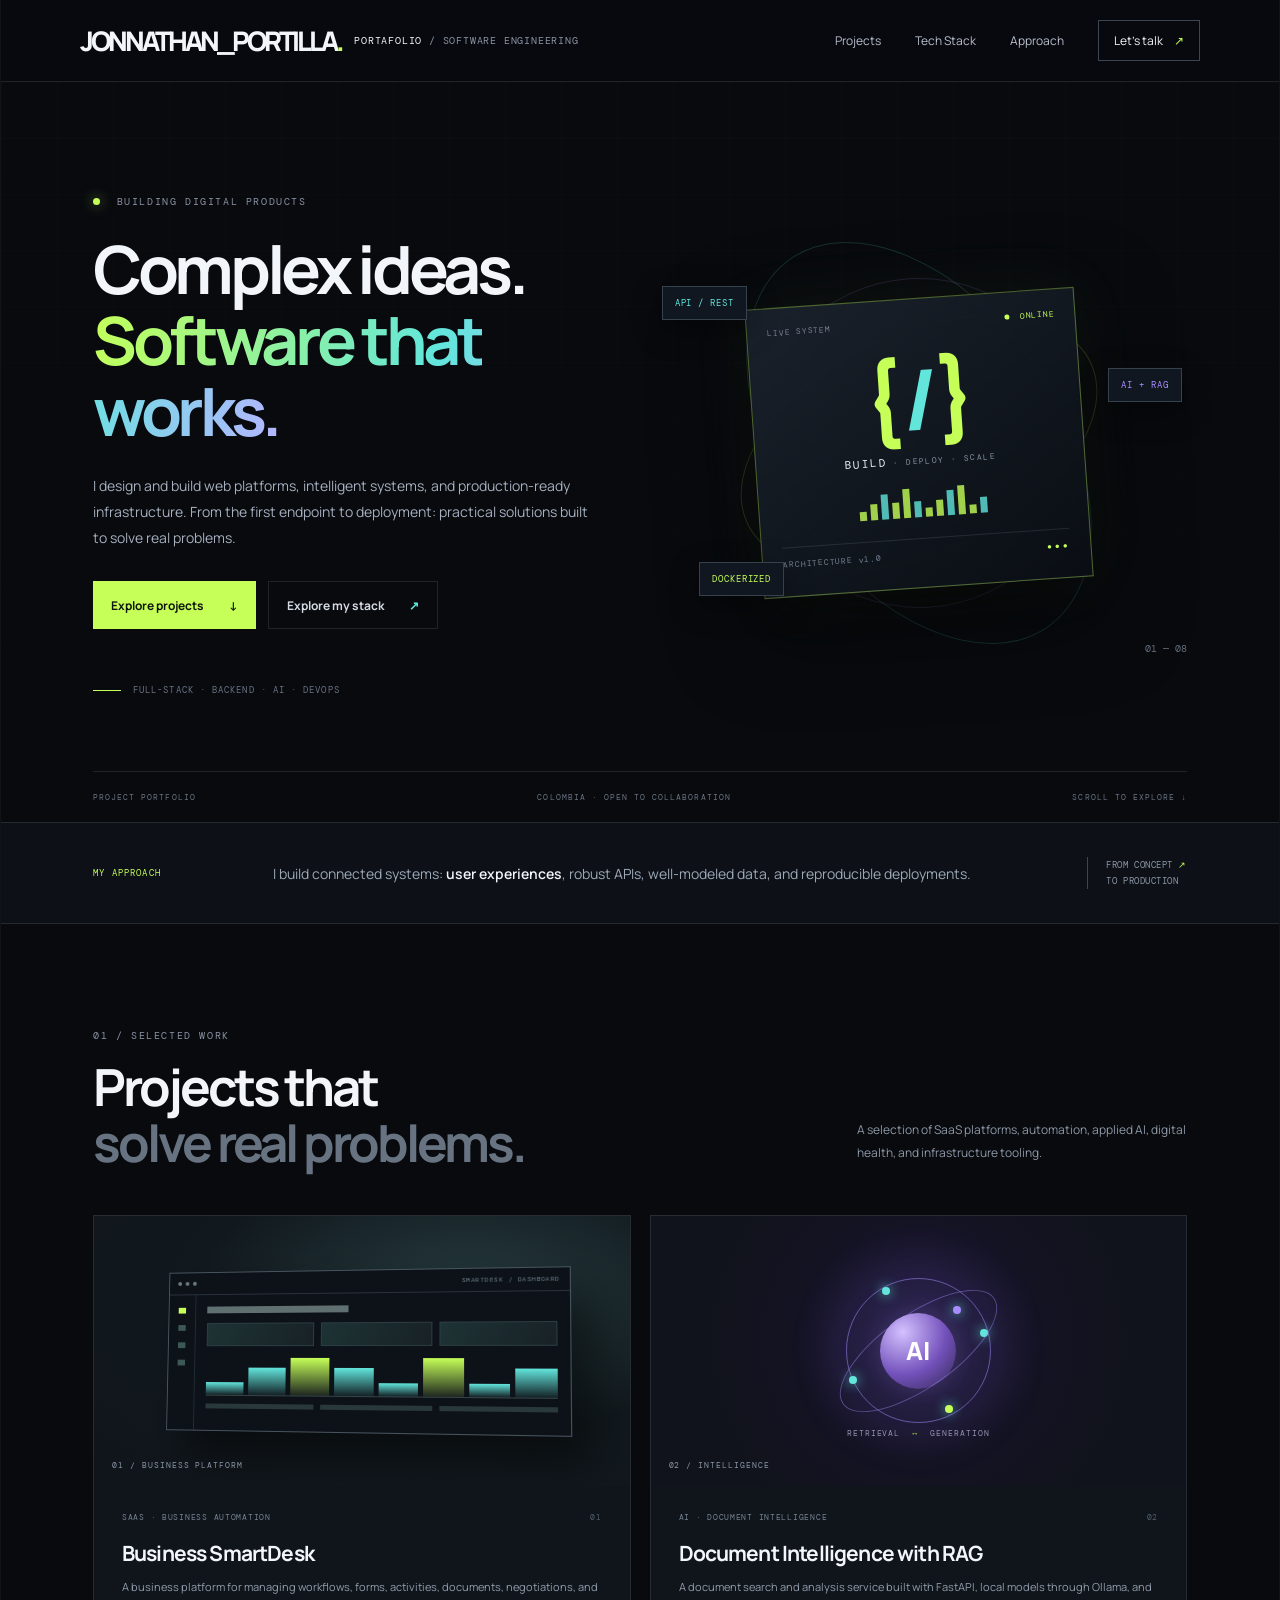
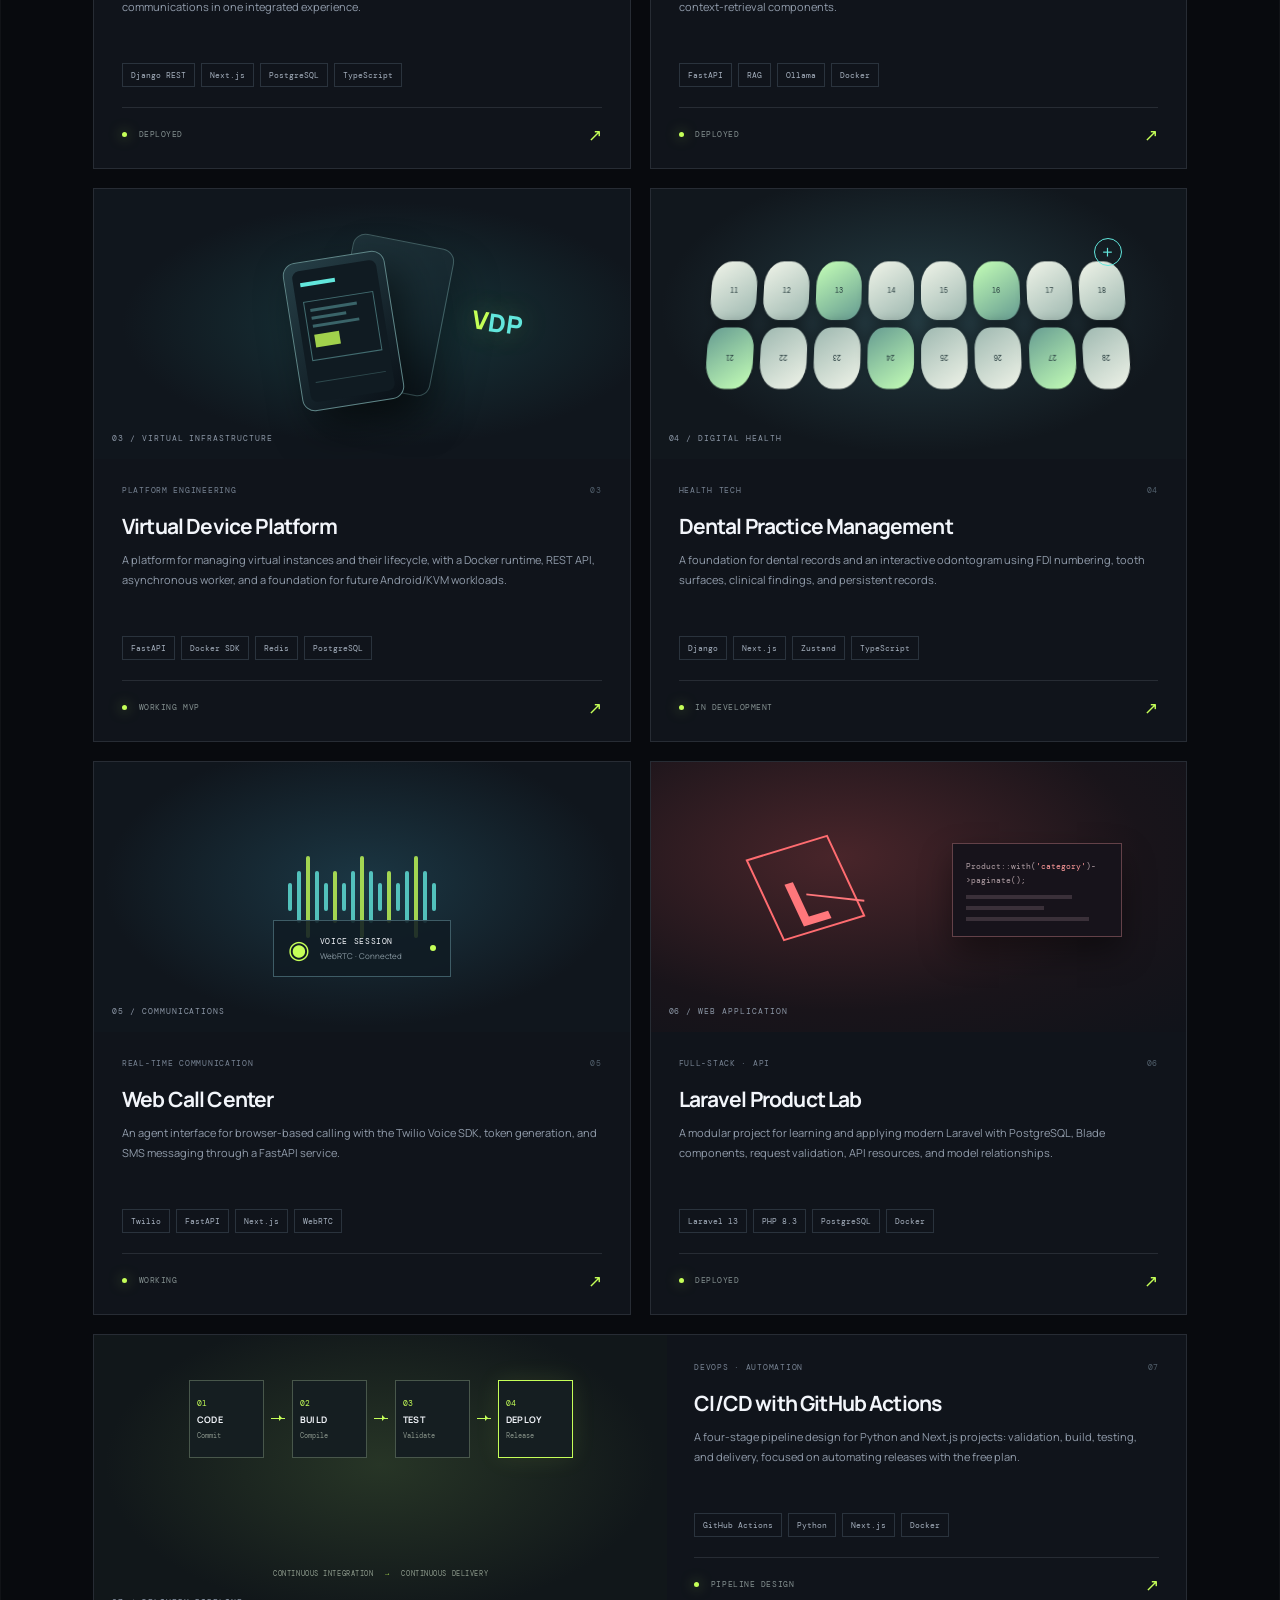
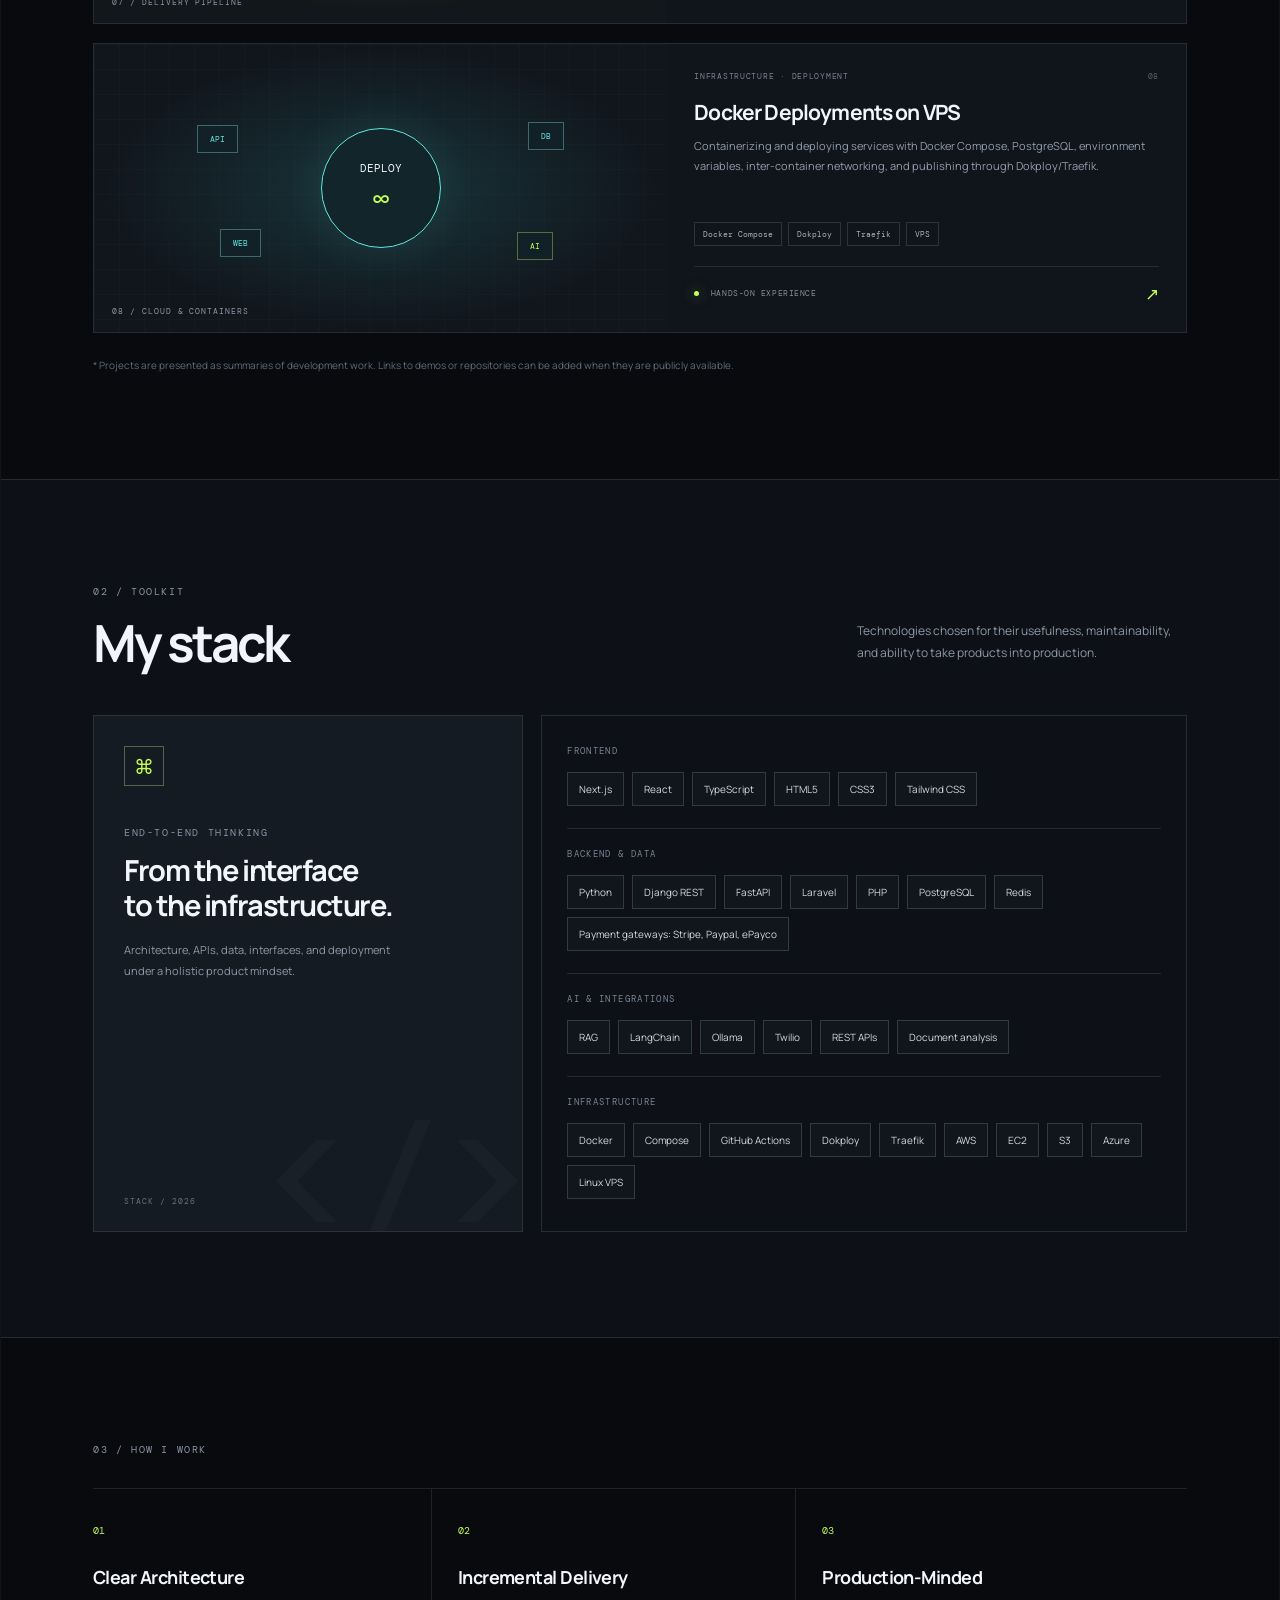
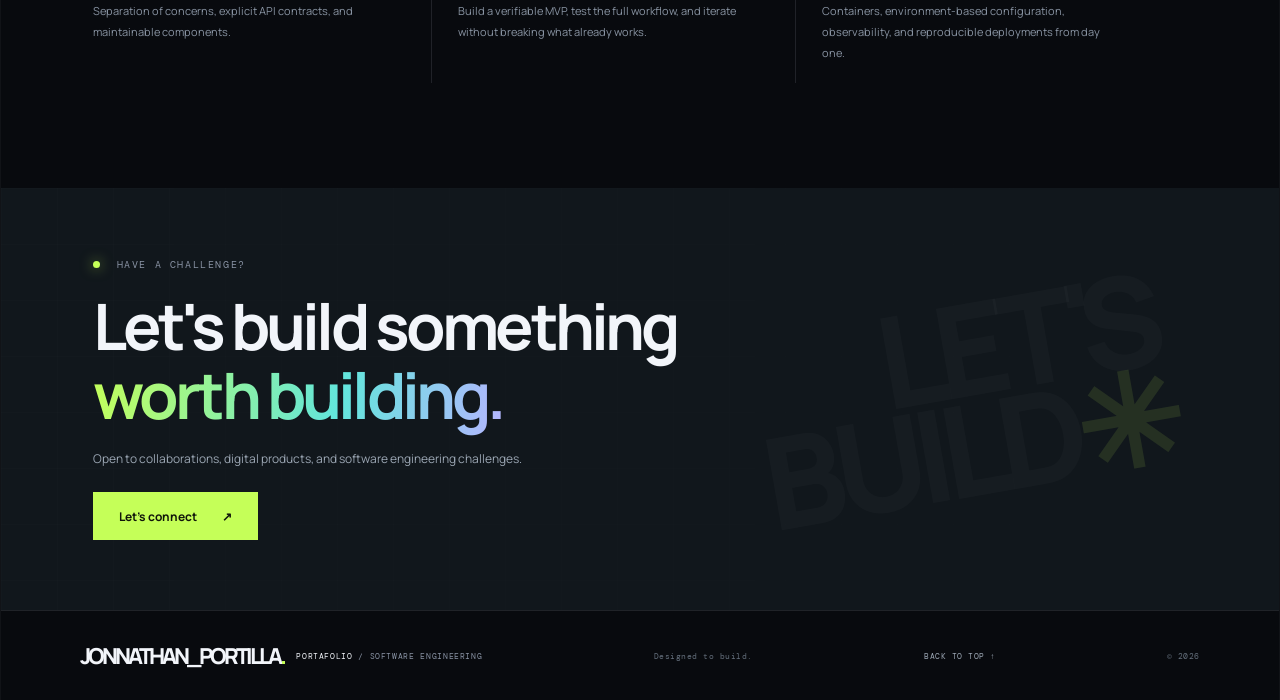
<file: index.html>
<!DOCTYPE html>
<html lang="en">
<head>
  <meta charset="UTF-8">
  <meta name="viewport" content="width=device-width, initial-scale=1.0">
  <meta name="description" content="Software engineering portfolio: SaaS platforms, automation, artificial intelligence, digital health, and cloud infrastructure.">
  <title>Portfolio | Software Engineer & Product Builder</title>
  <link rel="icon" type="image/png" href="https://github.com/jj-13/jonnathan_portilla.portfolio/blob/main/jp.png?raw=true">
  <link rel="stylesheet" href="styles.css">
</head>
<body>
  <div class="site-shell">
    <header class="topbar">
      <a class="brand" href="#inicio" aria-label="Ir al inicio">
        <span class="brand-mark">JONNATHAN_PORTILLA<span>.</span></span>
        <span class="brand-name">PORTAFOLIO<span> / SOFTWARE ENGINEERING</span></span>
      </a>
      <nav class="nav" aria-label="Navegación principal">
        <a href="#proyectos">Projects</a>
        <a href="#stack">Tech Stack</a>
        <a href="#enfoque">Approach</a>
        <a class="nav-cta" href="mailto:jonnathanrp13@gmail.com">Let's talk <span>↗</span></a>
      </nav>
    </header>

    <main>
      <section class="hero" id="inicio">
        <div class="hero-grid"></div>
        <div class="hero-copy">
          <p class="eyebrow"><span class="status-dot"></span> BUILDING DIGITAL PRODUCTS</p>
          <h1>Complex ideas.<br><span class="gradient-text">Software that works.</span></h1>
          <p class="hero-lede">I design and build web platforms, intelligent systems, and production-ready infrastructure. From the first endpoint to deployment: practical solutions built to solve real problems.</p>
          <div class="hero-actions">
            <a class="button button-primary" href="#proyectos">Explore projects <span>↓</span></a>
            <a class="button button-quiet" href="#stack">Explore my stack <span>↗</span></a>
          </div>
          <div class="hero-footnote"><span class="line"></span> FULL-STACK · BACKEND · AI · DEVOPS</div>
        </div>
        <div class="hero-visual" aria-label="Abstract software architecture illustration">
          <div class="orbit orbit-one"></div><div class="orbit orbit-two"></div><div class="orbit orbit-three"></div>
          <div class="core-card">
            <div class="core-top"><span>LIVE SYSTEM</span><span class="live"><i></i> ONLINE</span></div>
            <div class="core-symbol"><span class="bracket">{</span><span class="slash">/</span><span class="bracket">}</span></div>
            <div class="core-title">BUILD<span> · DEPLOY · SCALE</span></div>
            <div class="core-bars"><i></i><i></i><i></i><i></i><i></i><i></i><i></i><i></i><i></i><i></i><i></i><i></i></div>
            <div class="core-bottom"><span>ARCHITECTURE v1.0</span><span>●●●</span></div>
          </div>
          <span class="float-tag tag-api">API / REST</span>
          <span class="float-tag tag-ai">AI + RAG</span>
          <span class="float-tag tag-cloud">DOCKERIZED</span>
          <span class="visual-index">01 — 08</span>
        </div>
        <div class="hero-bottom"><span>PROJECT PORTFOLIO</span><span>COLOMBIA · OPEN TO COLLABORATION</span><span>SCROLL TO EXPLORE ↓</span></div>
      </section>

      <section class="intro-strip" id="enfoque">
        <div class="strip-label">MY APPROACH</div>
        <p>I build connected systems: <strong>user experiences</strong>, robust APIs, well-modeled data, and reproducible deployments.</p>
        <div class="strip-badge">FROM CONCEPT <span>↗</span><br>TO PRODUCTION</div>
      </section>

      <section class="projects section-pad" id="proyectos">
        <div class="section-heading">
          <div><p class="eyebrow">01 / SELECTED WORK</p><h2>Projects that<br><span class="muted">solve real problems.</span></h2></div>
          <p class="section-aside">A selection of SaaS platforms, automation, applied AI, digital health, and infrastructure tooling.</p>
        </div>

        <div class="project-grid">
          <article class="project-card project-feature">
            <div class="project-art art-smartdesk">
              <div class="art-window">
                <div class="window-bar"><span></span><span></span><span></span><b>SMARTDESK / DASHBOARD</b></div>
                <div class="dash-body"><div class="dash-side"><i></i><i></i><i></i><i></i></div><div class="dash-main"><div class="dash-heading"></div><div class="metric-row"><i></i><i></i><i></i></div><div class="chart"><span></span><span></span><span></span><span></span><span></span><span></span><span></span><span></span></div><div class="dash-lines"><i></i><i></i><i></i></div></div></div>
              </div><span class="art-label">01 / BUSINESS PLATFORM</span>
            </div>
            <div class="project-info"><div class="project-meta"><span>SAAS · BUSINESS AUTOMATION</span><span>01</span></div><h3>Business SmartDesk</h3><p>A business platform for managing workflows, forms, activities, documents, negotiations, and communications in one integrated experience.</p><div class="tags"><span>Django REST</span><span>Next.js</span><span>PostgreSQL</span><span>TypeScript</span></div><div class="project-bottom"><span class="project-status"><i></i> DEPLOYED</span><span class="arrow">↗</span></div></div>
          </article>

          <article class="project-card">
            <div class="project-art art-ai">
              <div class="ai-orb"><div class="orb-core">AI</div><i class="node n1"></i><i class="node n2"></i><i class="node n3"></i><i class="node n4"></i><i class="node n5"></i><div class="orb-ring"></div></div>
              <div class="ai-caption"><span>RETRIEVAL</span><b>↔</b><span>GENERATION</span></div><span class="art-label">02 / INTELLIGENCE</span>
            </div>
            <div class="project-info"><div class="project-meta"><span>AI · DOCUMENT INTELLIGENCE</span><span>02</span></div><h3>Document Intelligence with RAG</h3><p>A document search and analysis service built with FastAPI, local models through Ollama, and context-retrieval components.</p><div class="tags"><span>FastAPI</span><span>RAG</span><span>Ollama</span><span>Docker</span></div><div class="project-bottom"><span class="project-status"><i></i> DEPLOYED</span><span class="arrow">↗</span></div></div>
          </article>

          <article class="project-card">
            <div class="project-art art-vdp">
              <div class="device device-back"></div><div class="device device-front"><div class="device-screen"><div class="screen-top"></div><div class="screen-window"><i></i><i></i><i></i><b></b></div><div class="screen-foot"></div></div></div>
              <div class="vdp-cube">V<span>DP</span></div><span class="art-label">03 / VIRTUAL INFRASTRUCTURE</span>
            </div>
            <div class="project-info"><div class="project-meta"><span>PLATFORM ENGINEERING</span><span>03</span></div><h3>Virtual Device Platform</h3><p>A platform for managing virtual instances and their lifecycle, with a Docker runtime, REST API, asynchronous worker, and a foundation for future Android/KVM workloads.</p><div class="tags"><span>FastAPI</span><span>Docker SDK</span><span>Redis</span><span>PostgreSQL</span></div><div class="project-bottom"><span class="project-status"><i></i> WORKING MVP</span><span class="arrow">↗</span></div></div>
          </article>

          <article class="project-card">
            <div class="project-art art-dental">
              <div class="tooth-grid"><span>11</span><span>12</span><span>13</span><span>14</span><span>15</span><span>16</span><span>17</span><span>18</span><span>21</span><span>22</span><span>23</span><span>24</span><span>25</span><span>26</span><span>27</span><span>28</span></div>
              <div class="dental-mark">+</div><span class="art-label">04 / DIGITAL HEALTH</span>
            </div>
            <div class="project-info"><div class="project-meta"><span>HEALTH TECH</span><span>04</span></div><h3>Dental Practice Management</h3><p>A foundation for dental records and an interactive odontogram using FDI numbering, tooth surfaces, clinical findings, and persistent records.</p><div class="tags"><span>Django</span><span>Next.js</span><span>Zustand</span><span>TypeScript</span></div><div class="project-bottom"><span class="project-status"><i></i> IN DEVELOPMENT</span><span class="arrow">↗</span></div></div>
          </article>

          <article class="project-card">
            <div class="project-art art-call">
              <div class="soundwave"><i></i><i></i><i></i><i></i><i></i><i></i><i></i><i></i><i></i><i></i><i></i><i></i><i></i><i></i><i></i><i></i><i></i></div>
              <div class="call-ui"><span class="call-avatar">◉</span><div><b>VOICE SESSION</b><small>WebRTC · Connected</small></div><span class="call-live"></span></div>
              <span class="art-label">05 / COMMUNICATIONS</span>
            </div>
            <div class="project-info"><div class="project-meta"><span>REAL-TIME COMMUNICATION</span><span>05</span></div><h3>Web Call Center</h3><p>An agent interface for browser-based calling with the Twilio Voice SDK, token generation, and SMS messaging through a FastAPI service.</p><div class="tags"><span>Twilio</span><span>FastAPI</span><span>Next.js</span><span>WebRTC</span></div><div class="project-bottom"><span class="project-status"><i></i> WORKING</span><span class="arrow">↗</span></div></div>
          </article>

          <article class="project-card">
            <div class="project-art art-laravel">
              <div class="laravel-emblem"><span class="laravel-l">L</span><span class="laravel-line"></span></div>
              <div class="code-panel"><span>Product::with(</span><b>'category'</b><span>)-&gt;paginate();</span><i></i><i></i><i></i></div>
              <span class="art-label">06 / WEB APPLICATION</span>
            </div>
            <div class="project-info"><div class="project-meta"><span>FULL-STACK · API</span><span>06</span></div><h3>Laravel Product Lab</h3><p>A modular project for learning and applying modern Laravel with PostgreSQL, Blade components, request validation, API resources, and model relationships.</p><div class="tags"><span>Laravel 13</span><span>PHP 8.3</span><span>PostgreSQL</span><span>Docker</span></div><div class="project-bottom"><span class="project-status"><i></i> DEPLOYED</span><span class="arrow">↗</span></div></div>
          </article>

          <article class="project-card project-wide">
            <div class="project-art art-cicd">
              <div class="pipeline"><div class="pipe-node"><span>01</span><b>CODE</b><small>Commit</small></div><i></i><div class="pipe-node"><span>02</span><b>BUILD</b><small>Compile</small></div><i></i><div class="pipe-node"><span>03</span><b>TEST</b><small>Validate</small></div><i></i><div class="pipe-node pipe-active"><span>04</span><b>DEPLOY</b><small>Release</small></div></div>
              <div class="pipeline-caption">CONTINUOUS INTEGRATION <span>→</span> CONTINUOUS DELIVERY</div>
              <span class="art-label">07 / DELIVERY PIPELINE</span>
            </div>
            <div class="project-info"><div class="project-meta"><span>DEVOPS · AUTOMATION</span><span>07</span></div><h3>CI/CD with GitHub Actions</h3><p>A four-stage pipeline design for Python and Next.js projects: validation, build, testing, and delivery, focused on automating releases with the free plan.</p><div class="tags"><span>GitHub Actions</span><span>Python</span><span>Next.js</span><span>Docker</span></div><div class="project-bottom"><span class="project-status"><i></i> PIPELINE DESIGN</span><span class="arrow">↗</span></div></div>
          </article>

          <article class="project-card project-wide">
            <div class="project-art art-cloud">
              <div class="cloud-grid"></div><div class="cloud-core">DEPLOY<span>∞</span></div><div class="cloud-node cn1">API</div><div class="cloud-node cn2">DB</div><div class="cloud-node cn3">WEB</div><div class="cloud-node cn4">AI</div><span class="art-label">08 / CLOUD & CONTAINERS</span>
            </div>
            <div class="project-info"><div class="project-meta"><span>INFRASTRUCTURE · DEPLOYMENT</span><span>08</span></div><h3>Docker Deployments on VPS</h3><p>Containerizing and deploying services with Docker Compose, PostgreSQL, environment variables, inter-container networking, and publishing through Dokploy/Traefik.</p><div class="tags"><span>Docker Compose</span><span>Dokploy</span><span>Traefik</span><span>VPS</span></div><div class="project-bottom"><span class="project-status"><i></i> HANDS-ON EXPERIENCE</span><span class="arrow">↗</span></div></div>
          </article>
        </div>
        <p class="projects-note">* Projects are presented as summaries of development work. Links to demos or repositories can be added when they are publicly available.</p>
      </section>

      <section class="stack-section section-pad" id="stack">
        <div class="section-heading">
          <div><p class="eyebrow">02 / TOOLKIT</p><h2>My stack<br></h2></div>
          <p class="section-aside">Technologies chosen for their usefulness, maintainability, and ability to take products into production.</p>
        </div>
        <div class="stack-layout">
          <div class="stack-feature"><span class="stack-icon">⌘</span><p class="eyebrow">END-TO-END THINKING</p><h3>From the interface<br>to the infrastructure.</h3><p>Architecture, APIs, data, interfaces, and deployment under a holistic product mindset.</p><span class="stack-decoration">STACK / 2026</span></div>
          <div class="stack-groups">
            <div class="stack-group"><h4>FRONTEND</h4><div class="stack-pills"><span>Next.js</span><span>React</span><span>TypeScript</span><span>HTML5</span><span>CSS3</span><span>Tailwind CSS</span></div></div>
            <div class="stack-group"><h4>BACKEND & DATA</h4><div class="stack-pills"><span>Python</span><span>Django REST</span><span>FastAPI</span><span>Laravel</span><span>PHP</span><span>PostgreSQL</span><span>Redis</span><span>Payment gateways: Stripe, Paypal, ePayco</span></div></div>
            <div class="stack-group"><h4>AI & INTEGRATIONS</h4><div class="stack-pills"><span>RAG</span><span>LangChain</span><span>Ollama</span><span>Twilio</span><span>REST APIs</span><span>Document analysis</span></div></div>
            <div class="stack-group"><h4>INFRASTRUCTURE</h4><div class="stack-pills"><span>Docker</span><span>Compose</span><span>GitHub Actions</span><span>Dokploy</span><span>Traefik</span><span>AWS</span><span>EC2</span><span>S3</span><span>Azure</span><span>Linux VPS</span></div></div>
          </div>
        </div>
      </section>

      <section class="principles section-pad">
        <p class="eyebrow">03 / HOW I WORK</p>
        <div class="principle-grid">
          <article><span class="principle-number">01</span><h3>Clear Architecture</h3><p>Separation of concerns, explicit API contracts, and maintainable components.</p></article>
          <article><span class="principle-number">02</span><h3>Incremental Delivery</h3><p>Build a verifiable MVP, test the full workflow, and iterate without breaking what already works.</p></article>
          <article><span class="principle-number">03</span><h3>Production-Minded</h3><p>Containers, environment-based configuration, observability, and reproducible deployments from day one.</p></article>
        </div>
      </section>

      <section class="contact-section" id="contacto">
        <div class="contact-grid"></div>
        <div class="contact-content"><p class="eyebrow"><span class="status-dot"></span> HAVE A CHALLENGE?</p><h2>Let's build something<br><span class="gradient-text">worth building.</span></h2><p>Open to collaborations, digital products, and software engineering challenges.</p><a class="button button-primary" href="mailto:jonnathanrp13@gmail.com">Let's connect <span>↗</span></a></div>
        <div class="contact-stamp">LET'S<br>BUILD<span>✳</span></div>
      </section>
    </main>

    <footer class="footer"><a class="brand" href="#inicio"><span class="brand-mark">JONNATHAN_PORTILLA<span>.</span></span><span class="brand-name">PORTAFOLIO<span> / SOFTWARE ENGINEERING</span></span></a><p>Designed to build.</p><a href="#inicio" class="back-top">BACK TO TOP ↑</a><span class="copyright">© 2026</span></footer>
  </div>
</body>
</html>
</file>
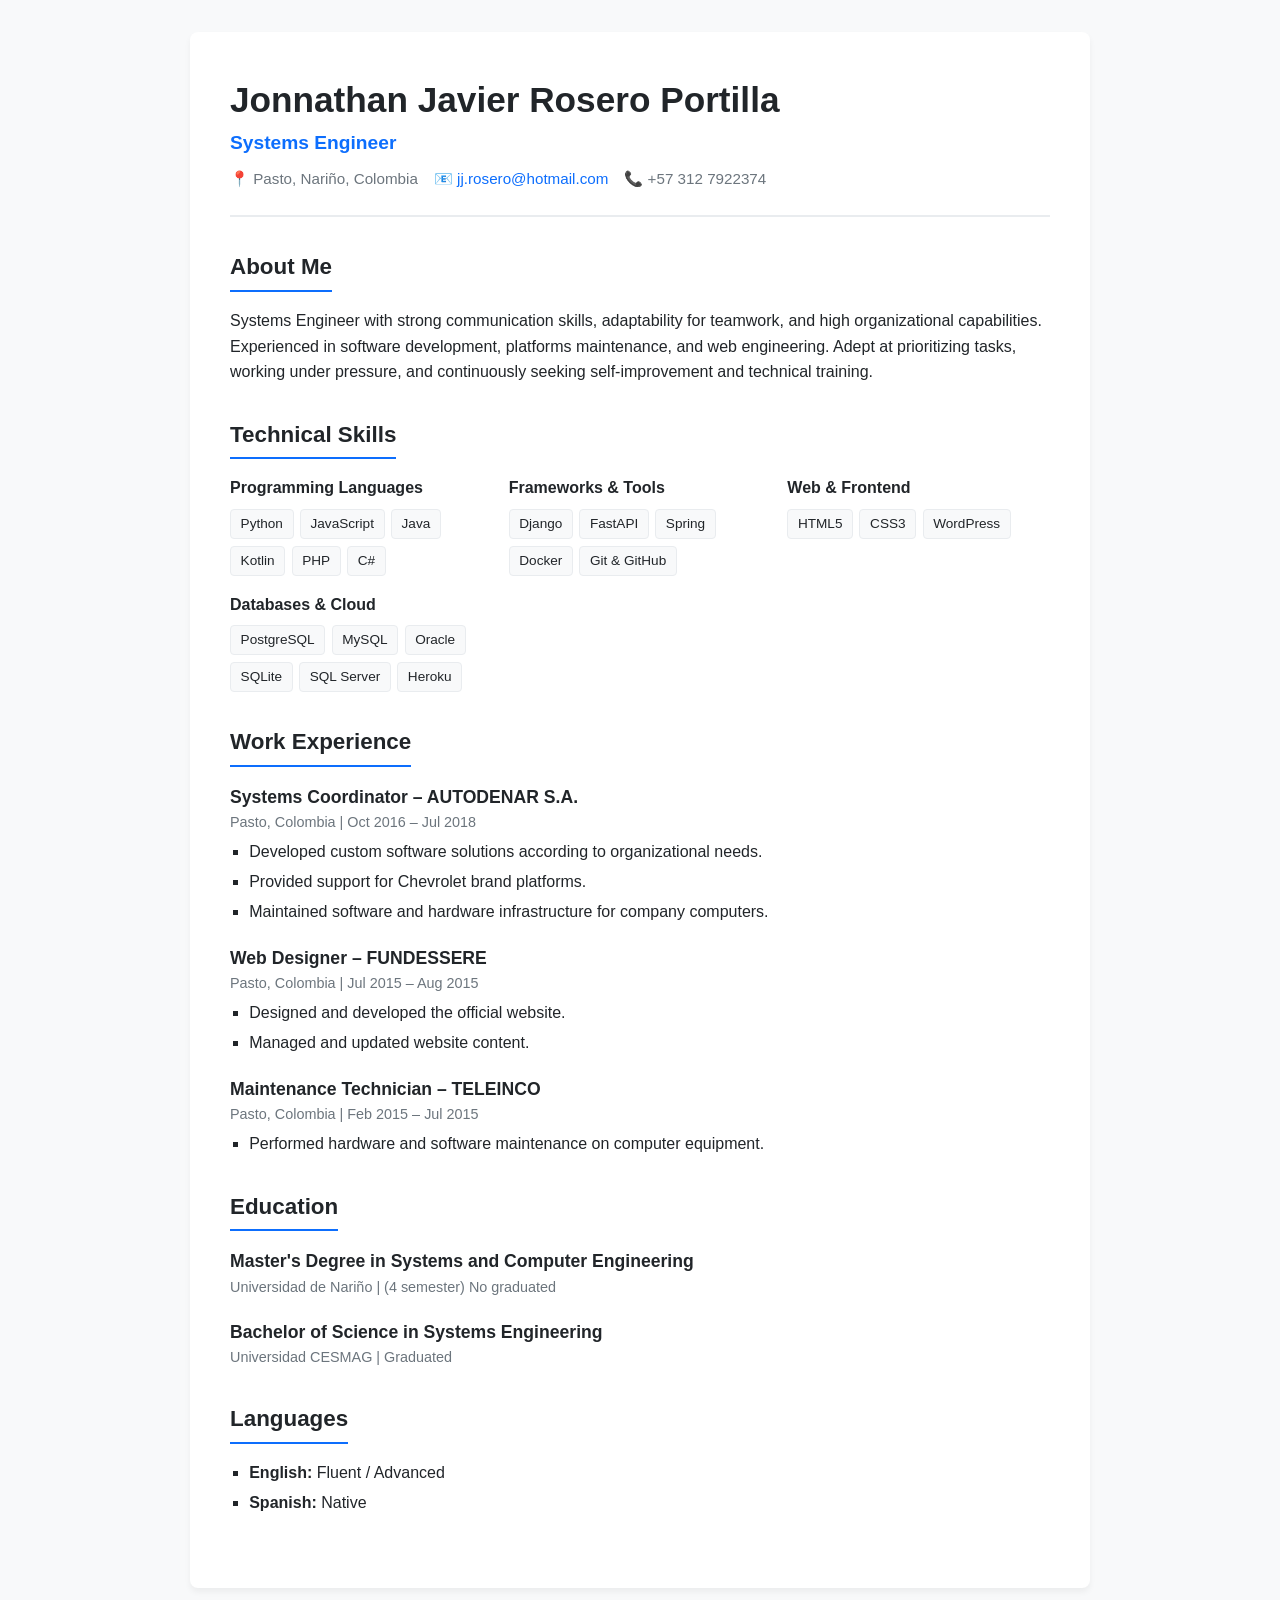
<file: index1.html>
<!DOCTYPE html>
<html lang="en">
<head>
    <meta charset="UTF-8">
    <meta name="viewport" content="width=device-width, initial-scale=1.0">
    <title>Jonnathan Javier Rosero Portilla - Portfolio</title>
    <style>
        :root {
            --primary-color: #0d6efd;
            --dark-color: #212529;
            --light-bg: #f8f9fa;
            --border-color: #e9ecef;
            --text-muted: #6c757d;
        }

        * {
            box-sizing: border-box;
            margin: 0;
            padding: 0;
        }

        body {
            font-family: -apple-system, BlinkMacSystemFont, "Segoe UI", Roboto, "Helvetica Neue", Arial, sans-serif;
            line-height: 1.6;
            color: var(--dark-color);
            background-color: var(--light-bg);
            padding: 2rem 1rem;
        }

        .container {
            max-width: 900px;
            margin: 0 auto;
            background: #fff;
            padding: 2.5rem;
            border-radius: 8px;
            box-shadow: 0 4px 6px rgba(0, 0, 0, 0.05);
        }

        header {
            border-bottom: 2px solid var(--border-color);
            padding-bottom: 1.5rem;
            margin-bottom: 2rem;
        }

        header h1 {
            font-size: 2.2rem;
            color: var(--dark-color);
        }

        header p.title {
            font-size: 1.2rem;
            color: var(--primary-color);
            font-weight: 600;
            margin-bottom: 0.5rem;
        }

        .contact-info {
            display: flex;
            flex-wrap: wrap;
            gap: 1rem;
            font-size: 0.95rem;
            color: var(--text-muted);
        }

        .contact-info a {
            color: var(--primary-color);
            text-decoration: none;
        }

        .contact-info a:hover {
            text-decoration: underline;
        }

        section {
            margin-bottom: 2rem;
        }

        section h2 {
            font-size: 1.4rem;
            color: var(--dark-color);
            border-bottom: 2px solid var(--primary-color);
            padding-bottom: 0.3rem;
            margin-bottom: 1rem;
            display: inline-block;
        }

        .skills-grid {
            display: grid;
            grid-template-columns: repeat(auto-fit, minmax(220px, 1fr));
            gap: 1rem;
        }

        .skill-category h3 {
            font-size: 1rem;
            margin-bottom: 0.5rem;
            color: var(--dark-color);
        }

        .tags {
            display: flex;
            flex-wrap: wrap;
            gap: 0.4rem;
        }

        .tag {
            background: var(--light-bg);
            border: 1px solid var(--border-color);
            padding: 0.2rem 0.6rem;
            border-radius: 4px;
            font-size: 0.85rem;
        }

        .item {
            margin-bottom: 1.2rem;
        }

        .item h3 {
            font-size: 1.1rem;
            color: var(--dark-color);
        }

        .item .meta {
            font-size: 0.9rem;
            color: var(--text-muted);
            margin-bottom: 0.3rem;
        }

        ul {
            list-style-type: square;
            margin-left: 1.2rem;
        }

        li {
            margin-bottom: 0.3rem;
        }

        @media (max-width: 600px) {
            .container {
                padding: 1.5rem;
            }
            .contact-info {
                flex-direction: column;
                gap: 0.3rem;
            }
        }
    </style>
</head>
<body>
    <div class="container">
        <!-- Header -->
        <header>
            <h1>Jonnathan Javier Rosero Portilla</h1>
            <p class="title">Systems Engineer</p>
            <div class="contact-info">
                <span>📍 Pasto, Nariño, Colombia</span>
                <span>📧 <a href="mailto:jj.rosero@hotmail.com">jj.rosero@hotmail.com</a></span>
                <span>📞 +57 312 7922374</span>
            </div>
        </header>

        <!-- Professional Profile / About -->
        <section>
            <h2>About Me</h2>
            <p>
                Systems Engineer with strong communication skills, adaptability for teamwork, and high organizational capabilities. Experienced in software development, platforms maintenance, and web engineering. Adept at prioritizing tasks, working under pressure, and continuously seeking self-improvement and technical training.
            </p>
        </section>

        <!-- Technical Skills -->
        <section>
            <h2>Technical Skills</h2>
            <div class="skills-grid">
                <div class="skill-category">
                    <h3>Programming Languages</h3>
                    <div class="tags">
                        <span class="tag">Python</span>
                        <span class="tag">JavaScript</span>
                        <span class="tag">Java</span>
                        <span class="tag">Kotlin</span>
                        <span class="tag">PHP</span>
                        <span class="tag">C#</span>
                    </div>
                </div>
                <div class="skill-category">
                    <h3>Frameworks & Tools</h3>
                    <div class="tags">
                        <span class="tag">Django</span>
                        <span class="tag">FastAPI</span>
                        <span class="tag">Spring</span>
                        <span class="tag">Docker</span>
                        <span class="tag">Git & GitHub</span>
                    </div>
                </div>
                <div class="skill-category">
                    <h3>Web & Frontend</h3>
                    <div class="tags">
                        <span class="tag">HTML5</span>
                        <span class="tag">CSS3</span>
                        <span class="tag">WordPress</span>
                    </div>
                </div>
                <div class="skill-category">
                    <h3>Databases & Cloud</h3>
                    <div class="tags">
                        <span class="tag">PostgreSQL</span>
                        <span class="tag">MySQL</span>
                        <span class="tag">Oracle</span>
                        <span class="tag">SQLite</span>
                        <span class="tag">SQL Server</span>
                        <span class="tag">Heroku</span>
                    </div>
                </div>
            </div>
        </section>

        <!-- Professional Experience -->
        <section>
            <h2>Work Experience</h2>
            
            <div class="item">
                <h3>Systems Coordinator – AUTODENAR S.A.</h3>
                <div class="meta">Pasto, Colombia | Oct 2016 – Jul 2018</div>
                <ul>
                    <li>Developed custom software solutions according to organizational needs.</li>
                    <li>Provided support for Chevrolet brand platforms.</li>
                    <li>Maintained software and hardware infrastructure for company computers.</li>
                </ul>
            </div>

            <div class="item">
                <h3>Web Designer – FUNDESSERE</h3>
                <div class="meta">Pasto, Colombia | Jul 2015 – Aug 2015</div>
                <ul>
                    <li>Designed and developed the official website.</li>
                    <li>Managed and updated website content.</li>
                </ul>
            </div>

            <div class="item">
                <h3>Maintenance Technician – TELEINCO</h3>
                <div class="meta">Pasto, Colombia | Feb 2015 – Jul 2015</div>
                <ul>
                    <li>Performed hardware and software maintenance on computer equipment.</li>
                </ul>
            </div>
        </section>

        <!-- Education -->
        <section>
            <h2>Education</h2>
            <div class="item">
                <h3>Master's Degree in Systems and Computer Engineering</h3>
                <div class="meta">Universidad de Nariño | (4 semester) No graduated</div>
            </div>
            <div class="item">
                <h3>Bachelor of Science in Systems Engineering</h3>
                <div class="meta">Universidad CESMAG | Graduated</div>
            </div>
        </section>

        <!-- Languages -->
        <section>
            <h2>Languages</h2>
            <ul>
                <li><strong>English:</strong> Fluent / Advanced</li>
                <li><strong>Spanish:</strong> Native</li>
            </ul>
        </section>
    </div>
</body>
</html>
</file>
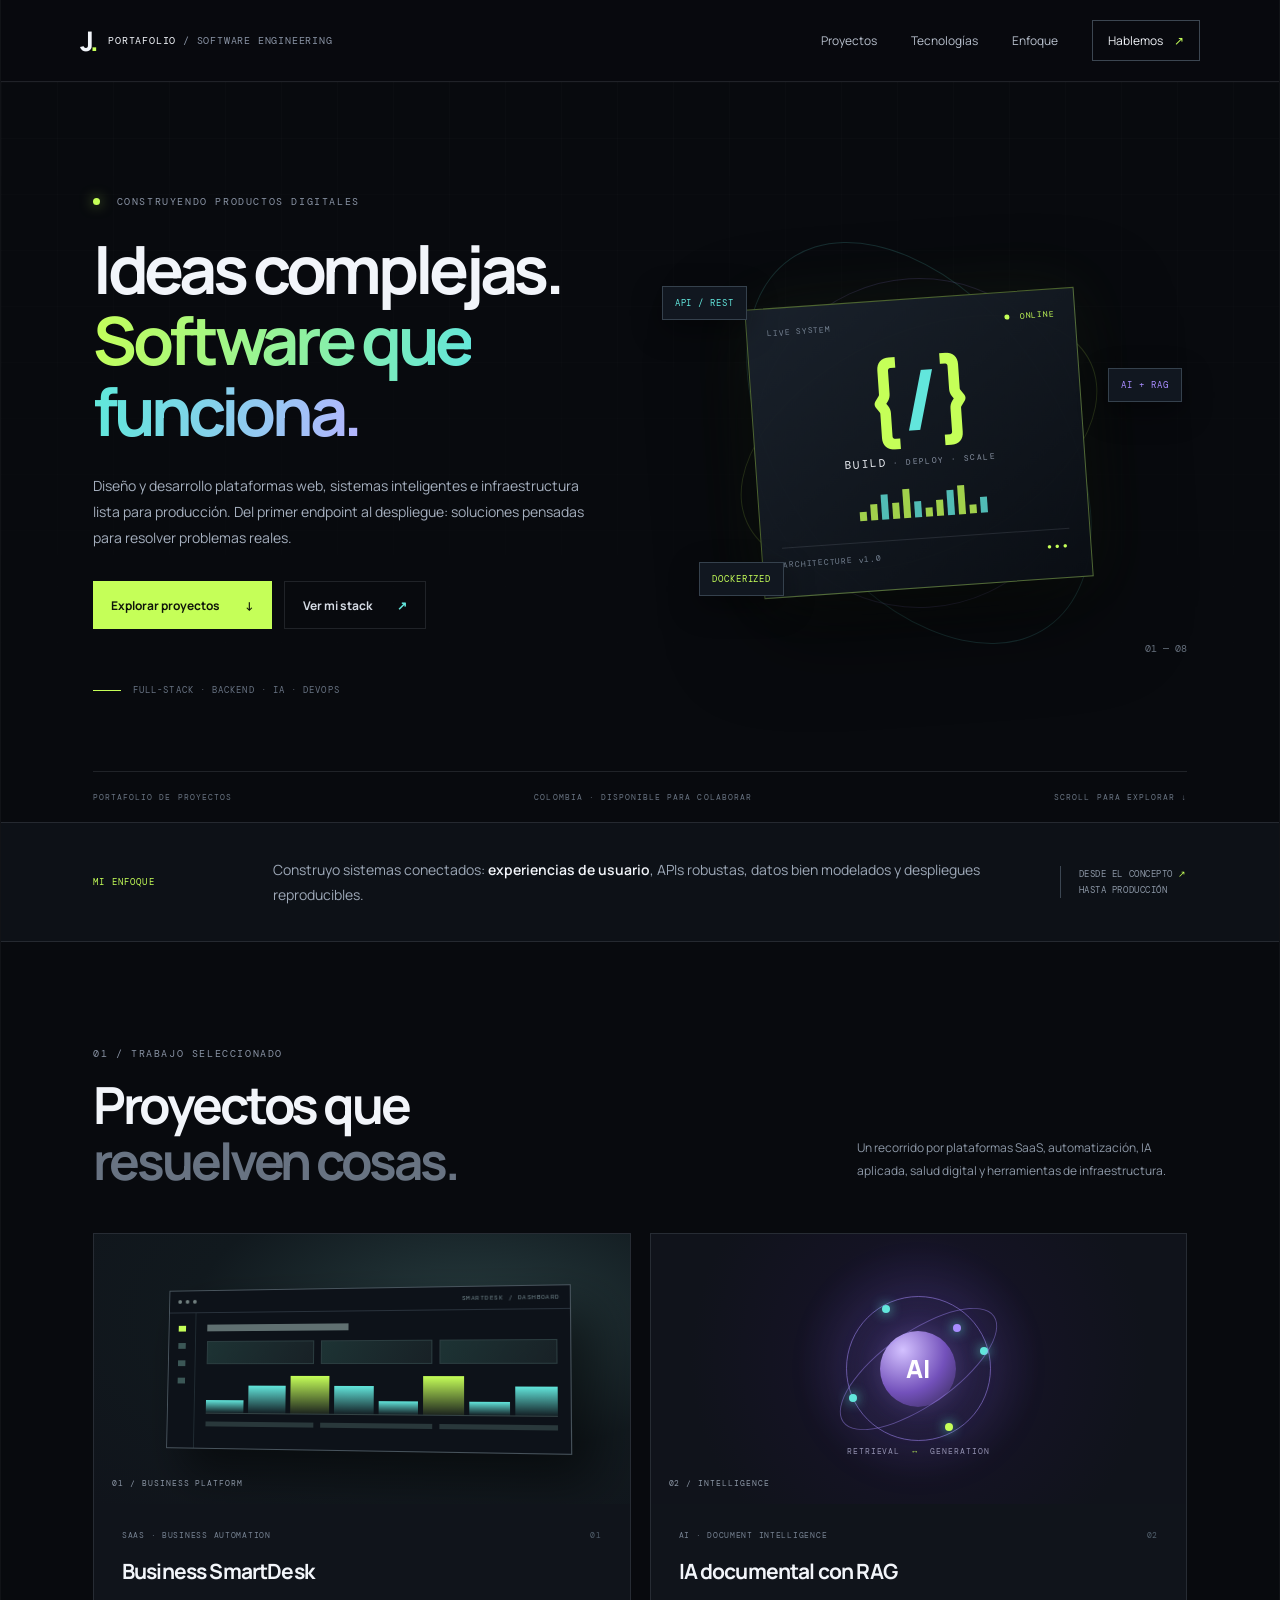
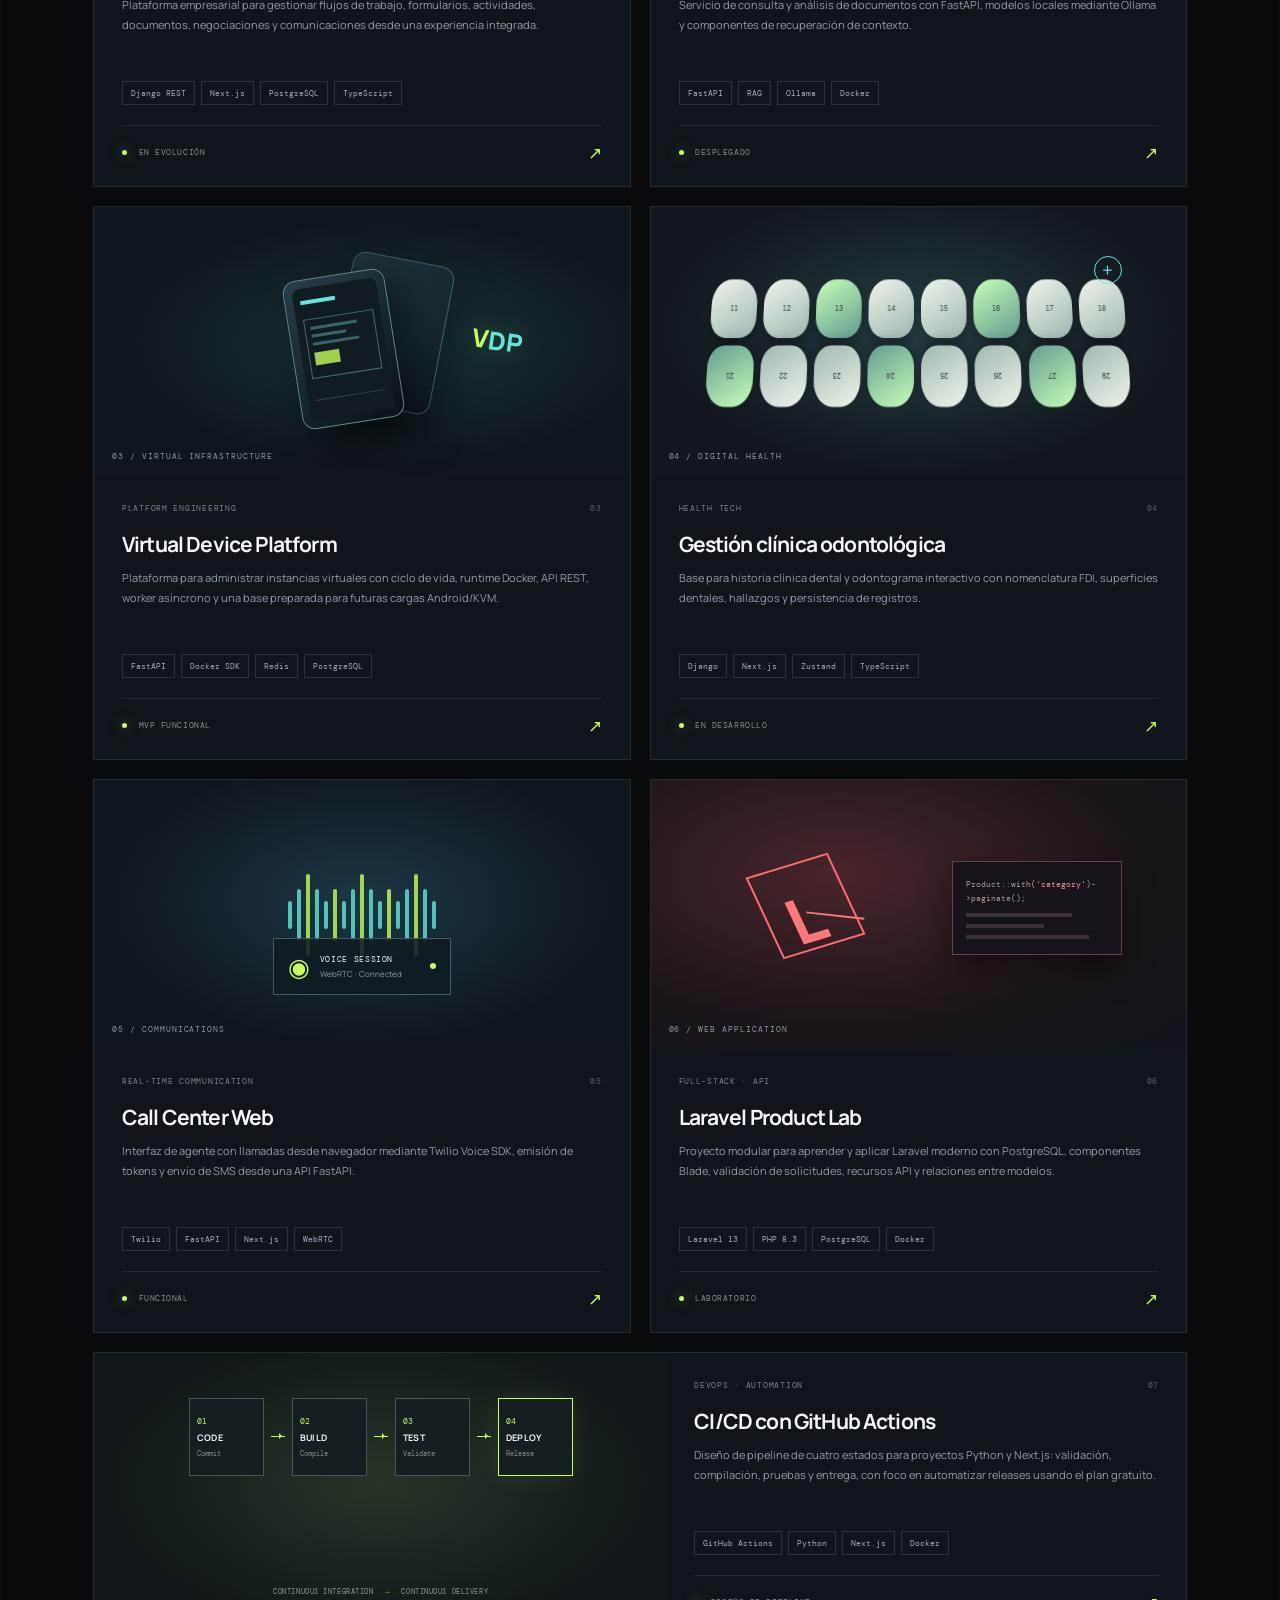
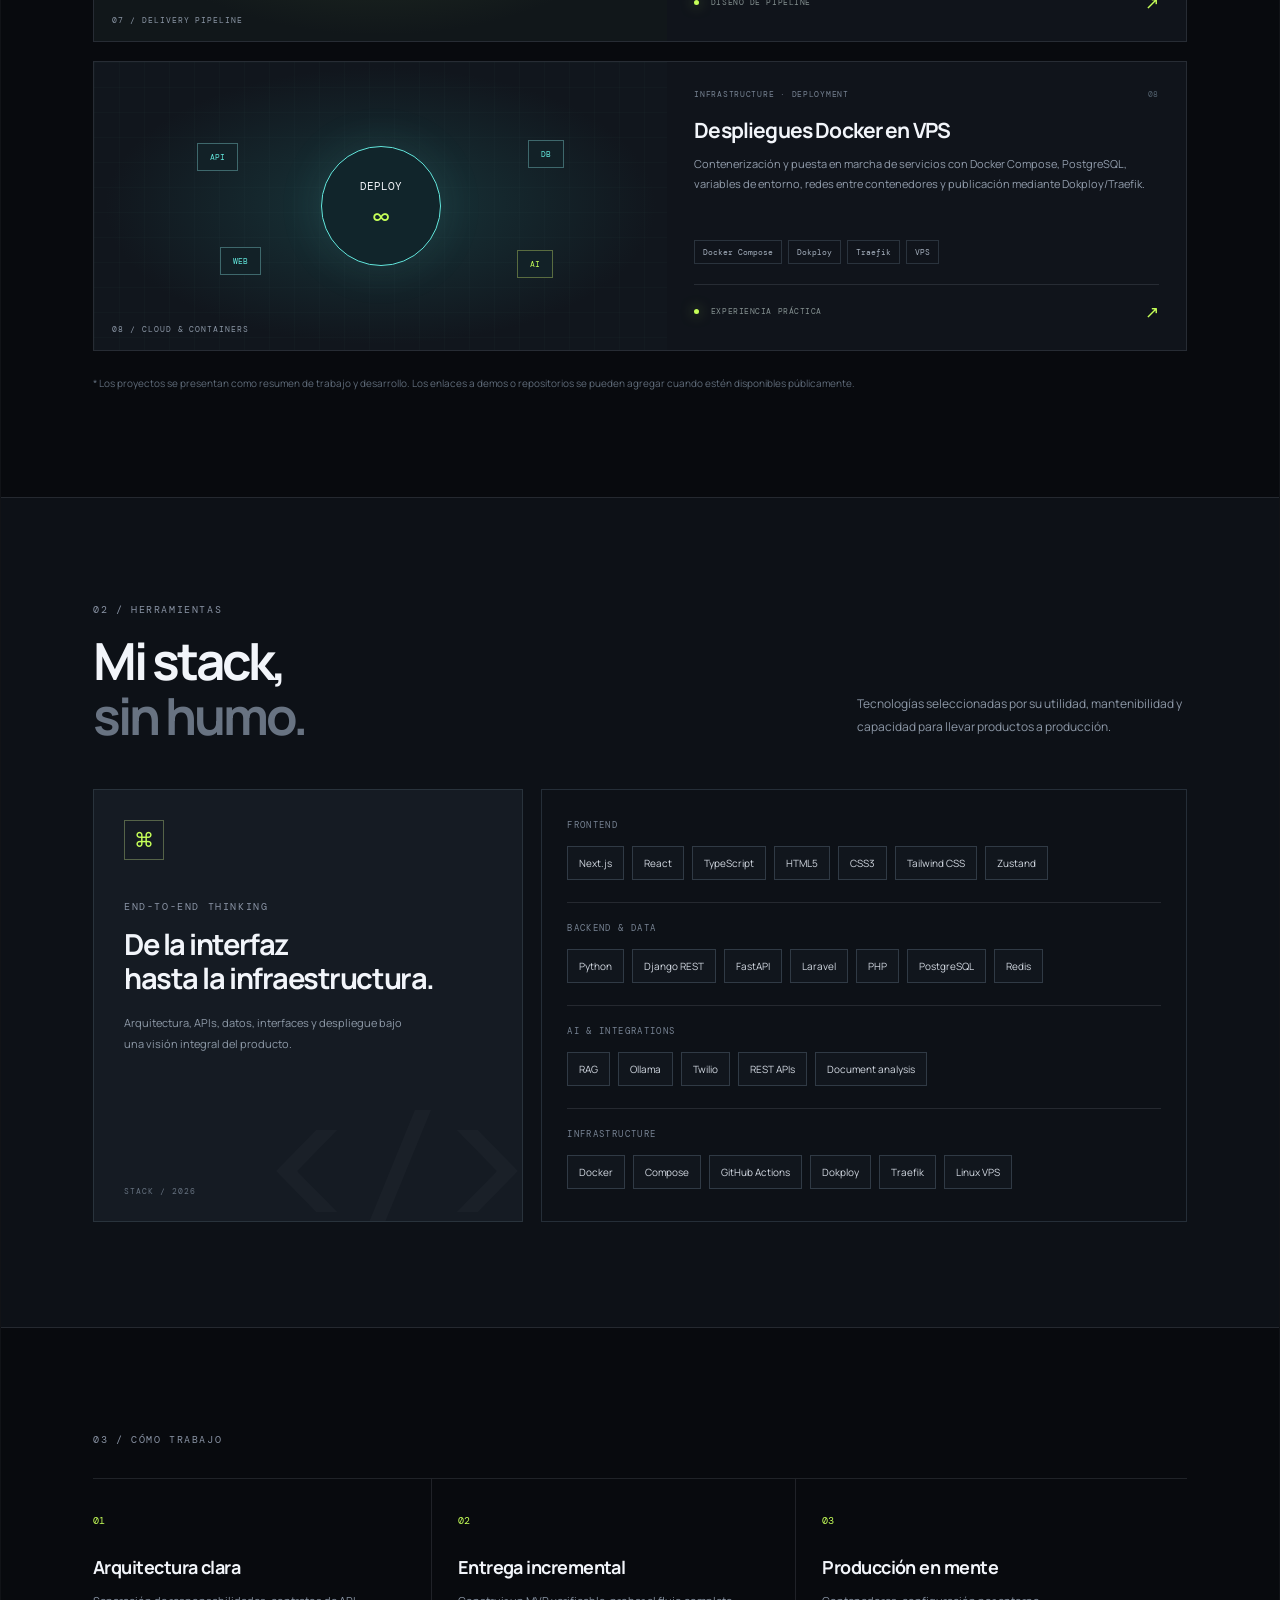
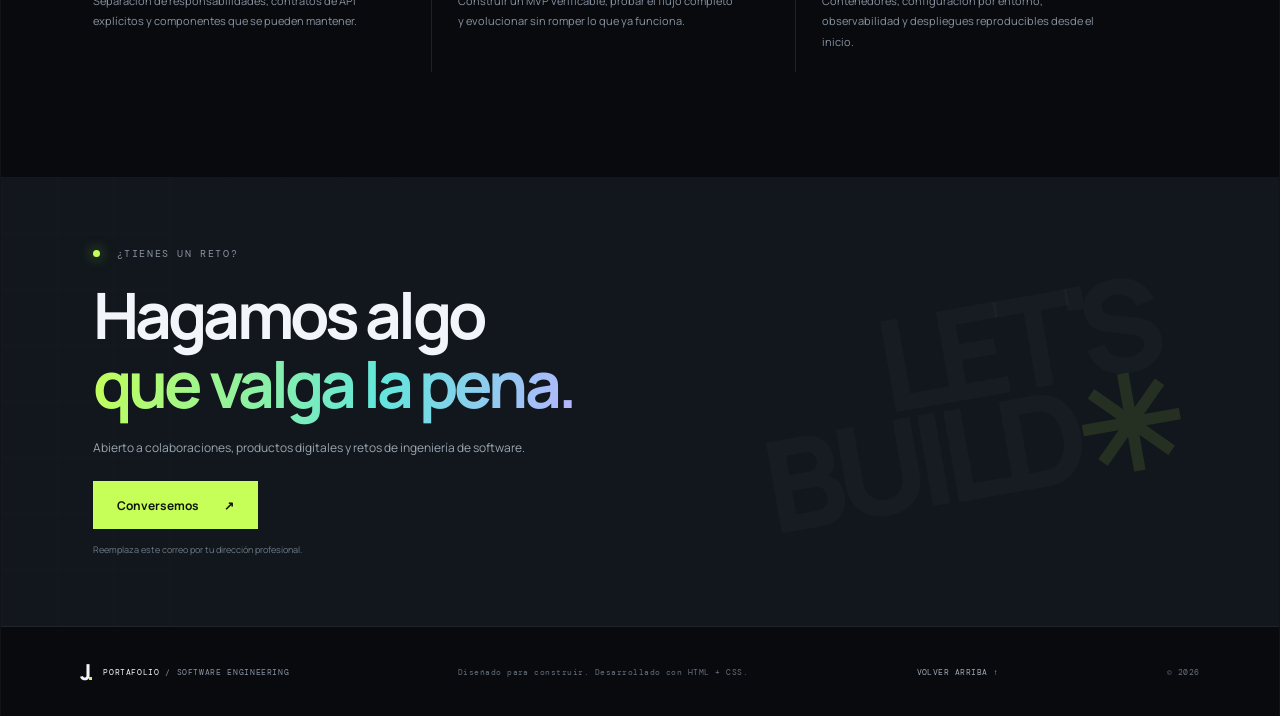
<file: index_esp.html>
<!DOCTYPE html>
<html lang="es">
<head>
  <meta charset="UTF-8">
  <meta name="viewport" content="width=device-width, initial-scale=1.0">
  <meta name="description" content="Portafolio de ingeniería de software: plataformas SaaS, automatización, inteligencia artificial, salud digital y cloud.">
  <title>Portafolio | Software Engineer & Product Builder</title>
  <link rel="stylesheet" href="styles.css">
</head>
<body>
  <div class="site-shell">
    <header class="topbar">
      <a class="brand" href="#inicio" aria-label="Ir al inicio">
        <span class="brand-mark">J<span>.</span></span>
        <span class="brand-name">PORTAFOLIO<span> / SOFTWARE ENGINEERING</span></span>
      </a>
      <nav class="nav" aria-label="Navegación principal">
        <a href="#proyectos">Proyectos</a>
        <a href="#stack">Tecnologías</a>
        <a href="#enfoque">Enfoque</a>
        <a class="nav-cta" href="#contacto">Hablemos <span>↗</span></a>
      </nav>
    </header>

    <main>
      <section class="hero" id="inicio">
        <div class="hero-grid"></div>
        <div class="hero-copy">
          <p class="eyebrow"><span class="status-dot"></span> CONSTRUYENDO PRODUCTOS DIGITALES</p>
          <h1>Ideas complejas.<br><span class="gradient-text">Software que funciona.</span></h1>
          <p class="hero-lede">Diseño y desarrollo plataformas web, sistemas inteligentes e infraestructura lista para producción. Del primer endpoint al despliegue: soluciones pensadas para resolver problemas reales.</p>
          <div class="hero-actions">
            <a class="button button-primary" href="#proyectos">Explorar proyectos <span>↓</span></a>
            <a class="button button-quiet" href="#stack">Ver mi stack <span>↗</span></a>
          </div>
          <div class="hero-footnote"><span class="line"></span> FULL-STACK · BACKEND · IA · DEVOPS</div>
        </div>
        <div class="hero-visual" aria-label="Ilustración abstracta de arquitectura de software">
          <div class="orbit orbit-one"></div><div class="orbit orbit-two"></div><div class="orbit orbit-three"></div>
          <div class="core-card">
            <div class="core-top"><span>LIVE SYSTEM</span><span class="live"><i></i> ONLINE</span></div>
            <div class="core-symbol"><span class="bracket">{</span><span class="slash">/</span><span class="bracket">}</span></div>
            <div class="core-title">BUILD<span> · DEPLOY · SCALE</span></div>
            <div class="core-bars"><i></i><i></i><i></i><i></i><i></i><i></i><i></i><i></i><i></i><i></i><i></i><i></i></div>
            <div class="core-bottom"><span>ARCHITECTURE v1.0</span><span>●●●</span></div>
          </div>
          <span class="float-tag tag-api">API / REST</span>
          <span class="float-tag tag-ai">AI + RAG</span>
          <span class="float-tag tag-cloud">DOCKERIZED</span>
          <span class="visual-index">01 — 08</span>
        </div>
        <div class="hero-bottom"><span>PORTAFOLIO DE PROYECTOS</span><span>COLOMBIA · DISPONIBLE PARA COLABORAR</span><span>SCROLL PARA EXPLORAR ↓</span></div>
      </section>

      <section class="intro-strip" id="enfoque">
        <div class="strip-label">MI ENFOQUE</div>
        <p>Construyo sistemas conectados: <strong>experiencias de usuario</strong>, APIs robustas, datos bien modelados y despliegues reproducibles.</p>
        <div class="strip-badge">DESDE EL CONCEPTO <span>↗</span><br>HASTA PRODUCCIÓN</div>
      </section>

      <section class="projects section-pad" id="proyectos">
        <div class="section-heading">
          <div><p class="eyebrow">01 / TRABAJO SELECCIONADO</p><h2>Proyectos que<br><span class="muted">resuelven cosas.</span></h2></div>
          <p class="section-aside">Un recorrido por plataformas SaaS, automatización, IA aplicada, salud digital y herramientas de infraestructura.</p>
        </div>

        <div class="project-grid">
          <article class="project-card project-feature">
            <div class="project-art art-smartdesk">
              <div class="art-window">
                <div class="window-bar"><span></span><span></span><span></span><b>SMARTDESK / DASHBOARD</b></div>
                <div class="dash-body"><div class="dash-side"><i></i><i></i><i></i><i></i></div><div class="dash-main"><div class="dash-heading"></div><div class="metric-row"><i></i><i></i><i></i></div><div class="chart"><span></span><span></span><span></span><span></span><span></span><span></span><span></span><span></span></div><div class="dash-lines"><i></i><i></i><i></i></div></div></div>
              </div><span class="art-label">01 / BUSINESS PLATFORM</span>
            </div>
            <div class="project-info"><div class="project-meta"><span>SAAS · BUSINESS AUTOMATION</span><span>01</span></div><h3>Business SmartDesk</h3><p>Plataforma empresarial para gestionar flujos de trabajo, formularios, actividades, documentos, negociaciones y comunicaciones desde una experiencia integrada.</p><div class="tags"><span>Django REST</span><span>Next.js</span><span>PostgreSQL</span><span>TypeScript</span></div><div class="project-bottom"><span class="project-status"><i></i> EN EVOLUCIÓN</span><span class="arrow">↗</span></div></div>
          </article>

          <article class="project-card">
            <div class="project-art art-ai">
              <div class="ai-orb"><div class="orb-core">AI</div><i class="node n1"></i><i class="node n2"></i><i class="node n3"></i><i class="node n4"></i><i class="node n5"></i><div class="orb-ring"></div></div>
              <div class="ai-caption"><span>RETRIEVAL</span><b>↔</b><span>GENERATION</span></div><span class="art-label">02 / INTELLIGENCE</span>
            </div>
            <div class="project-info"><div class="project-meta"><span>AI · DOCUMENT INTELLIGENCE</span><span>02</span></div><h3>IA documental con RAG</h3><p>Servicio de consulta y análisis de documentos con FastAPI, modelos locales mediante Ollama y componentes de recuperación de contexto.</p><div class="tags"><span>FastAPI</span><span>RAG</span><span>Ollama</span><span>Docker</span></div><div class="project-bottom"><span class="project-status"><i></i> DESPLEGADO</span><span class="arrow">↗</span></div></div>
          </article>

          <article class="project-card">
            <div class="project-art art-vdp">
              <div class="device device-back"></div><div class="device device-front"><div class="device-screen"><div class="screen-top"></div><div class="screen-window"><i></i><i></i><i></i><b></b></div><div class="screen-foot"></div></div></div>
              <div class="vdp-cube">V<span>DP</span></div><span class="art-label">03 / VIRTUAL INFRASTRUCTURE</span>
            </div>
            <div class="project-info"><div class="project-meta"><span>PLATFORM ENGINEERING</span><span>03</span></div><h3>Virtual Device Platform</h3><p>Plataforma para administrar instancias virtuales con ciclo de vida, runtime Docker, API REST, worker asíncrono y una base preparada para futuras cargas Android/KVM.</p><div class="tags"><span>FastAPI</span><span>Docker SDK</span><span>Redis</span><span>PostgreSQL</span></div><div class="project-bottom"><span class="project-status"><i></i> MVP FUNCIONAL</span><span class="arrow">↗</span></div></div>
          </article>

          <article class="project-card">
            <div class="project-art art-dental">
              <div class="tooth-grid"><span>11</span><span>12</span><span>13</span><span>14</span><span>15</span><span>16</span><span>17</span><span>18</span><span>21</span><span>22</span><span>23</span><span>24</span><span>25</span><span>26</span><span>27</span><span>28</span></div>
              <div class="dental-mark">+</div><span class="art-label">04 / DIGITAL HEALTH</span>
            </div>
            <div class="project-info"><div class="project-meta"><span>HEALTH TECH</span><span>04</span></div><h3>Gestión clínica odontológica</h3><p>Base para historia clínica dental y odontograma interactivo con nomenclatura FDI, superficies dentales, hallazgos y persistencia de registros.</p><div class="tags"><span>Django</span><span>Next.js</span><span>Zustand</span><span>TypeScript</span></div><div class="project-bottom"><span class="project-status"><i></i> EN DESARROLLO</span><span class="arrow">↗</span></div></div>
          </article>

          <article class="project-card">
            <div class="project-art art-call">
              <div class="soundwave"><i></i><i></i><i></i><i></i><i></i><i></i><i></i><i></i><i></i><i></i><i></i><i></i><i></i><i></i><i></i><i></i><i></i></div>
              <div class="call-ui"><span class="call-avatar">◉</span><div><b>VOICE SESSION</b><small>WebRTC · Connected</small></div><span class="call-live"></span></div>
              <span class="art-label">05 / COMMUNICATIONS</span>
            </div>
            <div class="project-info"><div class="project-meta"><span>REAL-TIME COMMUNICATION</span><span>05</span></div><h3>Call Center Web</h3><p>Interfaz de agente con llamadas desde navegador mediante Twilio Voice SDK, emisión de tokens y envío de SMS desde una API FastAPI.</p><div class="tags"><span>Twilio</span><span>FastAPI</span><span>Next.js</span><span>WebRTC</span></div><div class="project-bottom"><span class="project-status"><i></i> FUNCIONAL</span><span class="arrow">↗</span></div></div>
          </article>

          <article class="project-card">
            <div class="project-art art-laravel">
              <div class="laravel-emblem"><span class="laravel-l">L</span><span class="laravel-line"></span></div>
              <div class="code-panel"><span>Product::with(</span><b>'category'</b><span>)-&gt;paginate();</span><i></i><i></i><i></i></div>
              <span class="art-label">06 / WEB APPLICATION</span>
            </div>
            <div class="project-info"><div class="project-meta"><span>FULL-STACK · API</span><span>06</span></div><h3>Laravel Product Lab</h3><p>Proyecto modular para aprender y aplicar Laravel moderno con PostgreSQL, componentes Blade, validación de solicitudes, recursos API y relaciones entre modelos.</p><div class="tags"><span>Laravel 13</span><span>PHP 8.3</span><span>PostgreSQL</span><span>Docker</span></div><div class="project-bottom"><span class="project-status"><i></i> LABORATORIO</span><span class="arrow">↗</span></div></div>
          </article>

          <article class="project-card project-wide">
            <div class="project-art art-cicd">
              <div class="pipeline"><div class="pipe-node"><span>01</span><b>CODE</b><small>Commit</small></div><i></i><div class="pipe-node"><span>02</span><b>BUILD</b><small>Compile</small></div><i></i><div class="pipe-node"><span>03</span><b>TEST</b><small>Validate</small></div><i></i><div class="pipe-node pipe-active"><span>04</span><b>DEPLOY</b><small>Release</small></div></div>
              <div class="pipeline-caption">CONTINUOUS INTEGRATION <span>→</span> CONTINUOUS DELIVERY</div>
              <span class="art-label">07 / DELIVERY PIPELINE</span>
            </div>
            <div class="project-info"><div class="project-meta"><span>DEVOPS · AUTOMATION</span><span>07</span></div><h3>CI/CD con GitHub Actions</h3><p>Diseño de pipeline de cuatro estados para proyectos Python y Next.js: validación, compilación, pruebas y entrega, con foco en automatizar releases usando el plan gratuito.</p><div class="tags"><span>GitHub Actions</span><span>Python</span><span>Next.js</span><span>Docker</span></div><div class="project-bottom"><span class="project-status"><i></i> DISEÑO DE PIPELINE</span><span class="arrow">↗</span></div></div>
          </article>

          <article class="project-card project-wide">
            <div class="project-art art-cloud">
              <div class="cloud-grid"></div><div class="cloud-core">DEPLOY<span>∞</span></div><div class="cloud-node cn1">API</div><div class="cloud-node cn2">DB</div><div class="cloud-node cn3">WEB</div><div class="cloud-node cn4">AI</div><span class="art-label">08 / CLOUD & CONTAINERS</span>
            </div>
            <div class="project-info"><div class="project-meta"><span>INFRASTRUCTURE · DEPLOYMENT</span><span>08</span></div><h3>Despliegues Docker en VPS</h3><p>Contenerización y puesta en marcha de servicios con Docker Compose, PostgreSQL, variables de entorno, redes entre contenedores y publicación mediante Dokploy/Traefik.</p><div class="tags"><span>Docker Compose</span><span>Dokploy</span><span>Traefik</span><span>VPS</span></div><div class="project-bottom"><span class="project-status"><i></i> EXPERIENCIA PRÁCTICA</span><span class="arrow">↗</span></div></div>
          </article>
        </div>
        <p class="projects-note">* Los proyectos se presentan como resumen de trabajo y desarrollo. Los enlaces a demos o repositorios se pueden agregar cuando estén disponibles públicamente.</p>
      </section>

      <section class="stack-section section-pad" id="stack">
        <div class="section-heading">
          <div><p class="eyebrow">02 / HERRAMIENTAS</p><h2>Mi stack,<br><span class="muted">sin humo.</span></h2></div>
          <p class="section-aside">Tecnologías seleccionadas por su utilidad, mantenibilidad y capacidad para llevar productos a producción.</p>
        </div>
        <div class="stack-layout">
          <div class="stack-feature"><span class="stack-icon">⌘</span><p class="eyebrow">END-TO-END THINKING</p><h3>De la interfaz<br>hasta la infraestructura.</h3><p>Arquitectura, APIs, datos, interfaces y despliegue bajo una visión integral del producto.</p><span class="stack-decoration">STACK / 2026</span></div>
          <div class="stack-groups">
            <div class="stack-group"><h4>FRONTEND</h4><div class="stack-pills"><span>Next.js</span><span>React</span><span>TypeScript</span><span>HTML5</span><span>CSS3</span><span>Tailwind CSS</span><span>Zustand</span></div></div>
            <div class="stack-group"><h4>BACKEND & DATA</h4><div class="stack-pills"><span>Python</span><span>Django REST</span><span>FastAPI</span><span>Laravel</span><span>PHP</span><span>PostgreSQL</span><span>Redis</span></div></div>
            <div class="stack-group"><h4>AI & INTEGRATIONS</h4><div class="stack-pills"><span>RAG</span><span>Ollama</span><span>Twilio</span><span>REST APIs</span><span>Document analysis</span></div></div>
            <div class="stack-group"><h4>INFRASTRUCTURE</h4><div class="stack-pills"><span>Docker</span><span>Compose</span><span>GitHub Actions</span><span>Dokploy</span><span>Traefik</span><span>Linux VPS</span></div></div>
          </div>
        </div>
      </section>

      <section class="principles section-pad">
        <p class="eyebrow">03 / CÓMO TRABAJO</p>
        <div class="principle-grid">
          <article><span class="principle-number">01</span><h3>Arquitectura clara</h3><p>Separación de responsabilidades, contratos de API explícitos y componentes que se pueden mantener.</p></article>
          <article><span class="principle-number">02</span><h3>Entrega incremental</h3><p>Construir un MVP verificable, probar el flujo completo y evolucionar sin romper lo que ya funciona.</p></article>
          <article><span class="principle-number">03</span><h3>Producción en mente</h3><p>Contenedores, configuración por entorno, observabilidad y despliegues reproducibles desde el inicio.</p></article>
        </div>
      </section>

      <section class="contact-section" id="contacto">
        <div class="contact-grid"></div>
        <div class="contact-content"><p class="eyebrow"><span class="status-dot"></span> ¿TIENES UN RETO?</p><h2>Hagamos algo<br><span class="gradient-text">que valga la pena.</span></h2><p>Abierto a colaboraciones, productos digitales y retos de ingeniería de software.</p><a class="button button-primary" href="mailto:tu-correo@ejemplo.com">Conversemos <span>↗</span></a><small>Reemplaza este correo por tu dirección profesional.</small></div>
        <div class="contact-stamp">LET'S<br>BUILD<span>✳</span></div>
      </section>
    </main>

    <footer class="footer"><a class="brand" href="#inicio"><span class="brand-mark">J<span>.</span></span><span class="brand-name">PORTAFOLIO<span> / SOFTWARE ENGINEERING</span></span></a><p>Diseñado para construir. Desarrollado con HTML + CSS.</p><a href="#inicio" class="back-top">VOLVER ARRIBA ↑</a><span class="copyright">© 2026</span></footer>
  </div>
</body>
</html>
</file>
<file: styles.css>
@import url('https://fonts.googleapis.com/css2?family=DM+Mono:wght@400;500&family=Manrope:wght@400;500;600;700;800&display=swap');

:root {
  --bg: #080a0e;
  --panel: #10141b;
  --panel-2: #151b24;
  --line: rgba(225, 236, 255, .11);
  --text: #f2f5fa;
  --muted: #8993a4;
  --lime: #c5ff58;
  --cyan: #62e6dc;
  --purple: #a88cff;
  --mono: "DM Mono", monospace;
  --sans: "Manrope", Arial, sans-serif;
}
* { box-sizing: border-box; }
html { scroll-behavior: smooth; scroll-padding-top: 90px; }
body { margin: 0; background: var(--bg); color: var(--text); font-family: var(--sans); -webkit-font-smoothing: antialiased; }
a { color: inherit; text-decoration: none; }
.site-shell { max-width: 1600px; margin: auto; overflow: hidden; border-inline: 1px solid rgba(255,255,255,.035); }
.topbar { height: 82px; display: flex; align-items: center; justify-content: space-between; padding: 0 6.2%; border-bottom: 1px solid var(--line); position: relative; z-index: 5; background: rgba(8,10,14,.88); }
.brand { display: flex; align-items: center; gap: 12px; }
.brand-mark { font-size: 27px; font-weight: 800; letter-spacing: -3px; }
.brand-mark span { color: var(--lime); }
.brand-name { font: 10px var(--mono); letter-spacing: .08em; }
.brand-name span { color: var(--muted); }
.nav { display: flex; align-items: center; gap: 34px; font-size: 12px; color: #b9c1ce; }
.nav a { transition: color .2s; }
.nav a:hover { color: var(--lime); }
.nav .nav-cta { border: 1px solid #3c4651; padding: 11px 15px; color: var(--text); }
.nav-cta span { color: var(--lime); margin-left: 9px; }
.hero { min-height: 680px; position: relative; display: grid; grid-template-columns: 1.02fr .98fr; align-items: center; padding: 70px 7.2% 88px; isolation: isolate; }
.hero-grid, .contact-grid { position: absolute; inset: 0; z-index: -1; opacity: .33; background-image: linear-gradient(rgba(255,255,255,.045) 1px, transparent 1px), linear-gradient(90deg, rgba(255,255,255,.045) 1px, transparent 1px); background-size: 56px 56px; mask-image: linear-gradient(to bottom, black, transparent 94%); }
.hero-copy { position: relative; z-index: 2; padding-top: 5px; }
.eyebrow { font: 10px var(--mono); letter-spacing: .16em; color: var(--muted); margin: 0 0 25px; }
.status-dot, .project-status i { display: inline-block; width: 7px; height: 7px; border-radius: 50%; background: var(--lime); margin-right: 9px; box-shadow: 0 0 13px rgba(197,255,88,.6); }
h1 { font-size: clamp(42px, 5.2vw, 76px); line-height: 1.07; letter-spacing: -.065em; margin: 0; font-weight: 700; }
.gradient-text { background: linear-gradient(100deg, var(--lime), var(--cyan) 60%, #b5b5ff); color: transparent; background-clip: text; -webkit-background-clip: text; }
.hero-lede { max-width: 510px; color: #a5afbe; line-height: 1.85; font-size: 14px; margin: 27px 0 30px; }
.hero-actions { display: flex; align-items: center; gap: 12px; flex-wrap: wrap; }
.button { min-height: 48px; padding: 0 18px; display: inline-flex; align-items: center; justify-content: center; gap: 25px; font-size: 12px; font-weight: 700; transition: transform .2s, background .2s; }
.button:hover { transform: translateY(-3px); }
.button-primary { color: #10150a; background: var(--lime); }
.button-primary:hover { background: #d4ff82; }
.button-quiet { border: 1px solid var(--line); color: #d5dbe4; }
.button-quiet span { color: var(--cyan); }
.hero-footnote { display: flex; align-items: center; gap: 12px; font: 9px var(--mono); color: #687383; letter-spacing: .12em; margin-top: 55px; }
.hero-footnote .line { width: 28px; height: 1px; background: var(--lime); }
.hero-visual { min-height: 440px; position: relative; display: grid; place-items: center; }
.orbit { border: 1px solid rgba(197,255,88,.18); border-radius: 50%; position: absolute; transform: rotate(-25deg); }
.orbit-one { width: 380px; height: 220px; }
.orbit-two { width: 450px; height: 280px; transform: rotate(55deg); border-color: rgba(98,230,220,.16); }
.orbit-three { width: 330px; height: 330px; border-color: rgba(168,140,255,.15); }
.core-card { width: min(330px, 78%); height: 290px; padding: 19px 20px; background: linear-gradient(145deg, rgba(26,34,44,.96), rgba(10,14,20,.97)); border: 1px solid rgba(197,255,88,.34); box-shadow: 0 30px 90px #0009, 0 0 65px #c5ff5810; transform: rotate(-4deg); position: relative; z-index: 2; }
.core-top, .core-bottom { display: flex; justify-content: space-between; font: 8px var(--mono); letter-spacing: .1em; color: #778494; }
.live { color: var(--lime); }.live i { display: inline-block; width: 5px; height: 5px; border-radius: 50%; background: var(--lime); margin-right: 4px; }
.core-symbol { text-align: center; margin: 32px 0 14px; font-size: 83px; font-weight: 800; line-height: .95; letter-spacing: -.1em; }
.bracket { color: var(--lime); }.slash { color: var(--cyan); margin: 0 9px; }
.core-title { text-align: center; font: 11px var(--mono); letter-spacing: .13em; }.core-title span { color: var(--muted); font-size: 8px; }
.core-bars { height: 29px; display: flex; align-items: end; justify-content: center; gap: 4px; margin: 21px 0; }
.core-bars i { width: 7px; background: var(--lime); opacity: .8; height: 30%; }.core-bars i:nth-child(3n) { height: 85%; background: var(--cyan); }.core-bars i:nth-child(2n) { height: 55%; }.core-bars i:nth-child(5n) { height: 100%; }
.core-bottom { border-top: 1px solid var(--line); padding-top: 11px; }
.core-bottom span:last-child { color: var(--lime); letter-spacing: 3px; }
.float-tag { position: absolute; z-index: 3; background: #111720; border: 1px solid #35414d; padding: 10px 12px; font: 9px var(--mono); letter-spacing: .1em; box-shadow: 0 10px 30px #0006; }
.tag-api { top: 63px; left: 2%; color: var(--cyan); }.tag-ai { right: 1%; top: 145px; color: var(--purple); }.tag-cloud { bottom: 67px; left: 9%; color: var(--lime); }
.visual-index { position: absolute; right: 0; bottom: 8px; font: 10px var(--mono); color: #67717e; }
.hero-bottom { position: absolute; bottom: 0; left: 7.2%; right: 7.2%; display: flex; justify-content: space-between; padding: 20px 0; border-top: 1px solid var(--line); color: #697482; font: 8px var(--mono); letter-spacing: .13em; }
.intro-strip { padding: 34px 7.2%; display: grid; grid-template-columns: 150px 1fr auto; gap: 30px; align-items: center; border-block: 1px solid var(--line); background: #0d1117; }
.strip-label { color: var(--lime); font: 9px var(--mono); letter-spacing: .13em; }
.intro-strip p { color: #9da8b7; font-size: 14px; line-height: 1.8; max-width: 720px; margin: 0; }.intro-strip strong { color: var(--text); font-weight: 600; }
.strip-badge { padding-left: 18px; border-left: 1px solid #3b4652; font: 9px/1.8 var(--mono); color: #8c97a6; letter-spacing: .06em; white-space: nowrap; }.strip-badge span { color: var(--lime); }
.section-pad { padding: 105px 7.2%; }
.section-heading { display: flex; justify-content: space-between; align-items: end; gap: 30px; margin-bottom: 45px; }
.section-heading .eyebrow { margin-bottom: 17px; }
h2 { font-size: clamp(38px, 4vw, 55px); line-height: 1.08; letter-spacing: -.06em; margin: 0; }
.muted { color: #687382; }
.section-aside { max-width: 330px; color: #8d98a7; font-size: 12px; line-height: 1.9; margin: 0 0 5px; }
.project-grid { display: grid; grid-template-columns: repeat(2, minmax(0, 1fr)); gap: 19px; }
.project-card { background: var(--panel); border: 1px solid var(--line); min-width: 0; transition: border-color .25s, transform .25s; }
.project-card:hover { border-color: rgba(197,255,88,.42); transform: translateY(-4px); }
.project-art { height: 245px; position: relative; overflow: hidden; background: #141a22; display: grid; place-items: center; }
.art-label { position: absolute; left: 18px; bottom: 16px; font: 8px var(--mono); color: #8b96a5; letter-spacing: .12em; }
.art-smartdesk { background: radial-gradient(ellipse at 70% 30%, #263b3e, #11191e 52%, #10141b); }
.art-window { width: 76%; height: 164px; background: #0d1219; border: 1px solid #48545d; transform: perspective(700px) rotateY(-8deg) rotateX(3deg); box-shadow: 20px 25px 45px #0008; }
.window-bar { height: 23px; border-bottom: 1px solid #29323c; display: flex; gap: 4px; align-items: center; padding: 0 9px; }.window-bar span { width: 4px; height: 4px; border-radius: 50%; background: #718080; }.window-bar b { margin-left: auto; color: #768b91; font: 6px var(--mono); letter-spacing: .08em; }
.dash-body { display: flex; height: calc(100% - 23px); }.dash-side { width: 29px; border-right: 1px solid #202b32; display: flex; flex-direction: column; align-items: center; gap: 12px; padding-top: 13px; }.dash-side i { width: 8px; height: 6px; background: #3b5756; }.dash-side i:first-child { background: var(--lime); }
.dash-main { flex: 1; padding: 12px; }.dash-heading { height: 7px; width: 42%; background: #607071; margin-bottom: 10px; }.metric-row { display: flex; gap: 7px; }.metric-row i { height: 24px; flex: 1; border: 1px solid #2b3d40; background: linear-gradient(120deg,#1d3334,#182126); }.chart { height: 43px; margin: 8px 0; display: flex; align-items: end; gap: 5px; border-bottom: 1px solid #344345; }.chart span { flex: 1; background: linear-gradient(var(--cyan),#427e7b22); height: 30%; }.chart span:nth-child(2n) { height: 67%; }.chart span:nth-child(3n) { height: 90%; background: linear-gradient(var(--lime),#8eaa4722); }.dash-lines { display: flex; gap: 7px; }.dash-lines i { height: 5px; background: #29383b; flex: 1; }
.art-ai { background: radial-gradient(circle at 50% 46%, #2b2250, #141323 40%, #10131b 75%); }.ai-orb { width: 145px; height: 145px; border-radius: 50%; border: 1px solid #a88cff8c; display: grid; place-items: center; position: relative; box-shadow: 0 0 65px #9d7aff20, inset 0 0 30px #a88cff14; }.orb-ring { position: absolute; width: 185px; height: 74px; border: 1px solid #a88cff6b; border-radius: 50%; transform: rotate(-35deg); }.orb-core { width: 76px; height: 76px; border-radius: 50%; background: radial-gradient(circle at 30% 25%, #d3c1ff, #7351bb 55%, #31284e); display: grid; place-items: center; color: white; font-weight: 800; font-size: 25px; box-shadow: 0 0 40px #a88cff4d; }.node { position: absolute; width: 8px; height: 8px; background: var(--cyan); border-radius: 50%; box-shadow: 0 0 12px var(--cyan); }.n1 { top: 8px; left: 35px; }.n2 { right: 2px; top: 50px; }.n3 { bottom: 9px; right: 37px; background: var(--lime); }.n4 { bottom: 38px; left: 2px; }.n5 { top: 27px; right: 29px; background: var(--purple); }.ai-caption { position: absolute; bottom: 48px; display: flex; gap: 12px; align-items: center; font: 8px var(--mono); color: #9291b0; letter-spacing: .12em; }.ai-caption b { color: var(--lime); }
.art-vdp { background: radial-gradient(ellipse at 55% 50%, #18363c, #10161d 64%); }.device { position: absolute; width: 103px; height: 150px; border: 1px solid #5f8587; border-radius: 13px; background: linear-gradient(145deg,#263f47,#0a1118); box-shadow: 12px 20px 40px #0008; }.device-back { transform: translate(30px,-9px) rotate(11deg); opacity: .6; }.device-front { transform: translate(-18px,7px) rotate(-9deg); padding: 8px; }.device-screen { height: 100%; background: #101b22; border-radius: 7px; padding: 12px 7px; }.screen-top { height: 4px; width: 35px; background: var(--cyan); margin-bottom: 15px; }.screen-window { border: 1px solid #426c70; height: 60px; padding: 7px 5px; display: flex; flex-direction: column; gap: 5px; }.screen-window i { height: 3px; background: #3a6469; width: 80%; }.screen-window i:nth-child(2) { width: 60%; }.screen-window b { width: 25px; height: 13px; background: var(--lime); opacity: .8; margin-top: 2px; }.screen-foot { height: 22px; border-bottom: 1px solid #2e4a4e; }.vdp-cube { position: absolute; right: 20%; top: 43%; font-weight: 800; font-size: 25px; color: var(--lime); transform: rotate(8deg); text-shadow: 0 0 30px #c5ff5840; }.vdp-cube span { color: var(--cyan); }
.art-dental { background: radial-gradient(ellipse at 50% 45%, #243c43, #11171d 68%); }.tooth-grid { width: 78%; display: grid; grid-template-columns: repeat(8,1fr); gap: 7px; transform: perspective(500px) rotateX(10deg); }.tooth-grid span { display: grid; place-items: center; aspect-ratio: .75; background: linear-gradient(145deg,#f0f4e9,#9eb8b0); color: #23383a; border-radius: 42% 42% 35% 35%; font: 7px var(--mono); box-shadow: 0 5px 12px #0004; }.tooth-grid span:nth-child(3n) { background: linear-gradient(145deg,#c5ffb7,#659b91); }.tooth-grid span:nth-child(n+9) { transform: rotate(180deg); }.dental-mark { position: absolute; right: 12%; top: 18%; width: 28px; height: 28px; border: 1px solid var(--cyan); border-radius: 50%; color: var(--cyan); display: grid; place-items: center; font-size: 19px; }
.art-call { background: radial-gradient(ellipse at 50% 45%, #1b3744, #10161d 68%); }.soundwave { display: flex; gap: 5px; align-items: center; height: 110px; }.soundwave i { width: 4px; height: 25%; background: var(--cyan); border-radius: 5px; opacity: .8; }.soundwave i:nth-child(3n) { height: 74%; background: var(--lime); }.soundwave i:nth-child(4n) { height: 95%; }.soundwave i:nth-child(2n) { height: 48%; }.call-ui { position: absolute; bottom: 55px; display: flex; align-items: center; gap: 10px; padding: 10px 14px; border: 1px solid #3e5c66; background: #101b23dd; }.call-avatar { color: var(--lime); font-size: 25px; }.call-ui b, .call-ui small { display: block; }.call-ui b { font: 8px var(--mono); letter-spacing: .08em; }.call-ui small { color: #8b9ba5; font-size: 8px; margin-top: 4px; }.call-live { width: 6px; height: 6px; border-radius: 50%; background: var(--lime); margin-left: 18px; }
.art-laravel { background: radial-gradient(ellipse at 35% 35%, #49252a, #19141a 62%, #10131a); }.laravel-emblem { position: absolute; left: 21%; top: 30%; width: 85px; height: 90px; border: 2px solid #ff6c70; transform: rotate(-25deg) skewY(8deg); }.laravel-l { position: absolute; left: 18px; top: 12px; color: #ff777b; font-size: 64px; font-weight: 800; }.laravel-line { position: absolute; width: 55px; height: 2px; background: #ff777b; transform: rotate(25deg); left: 36px; top: 60px; }.code-panel { position: absolute; right: 12%; top: 30%; width: 170px; padding: 15px 13px; border: 1px solid #634148; background: #17131b; box-shadow: 0 15px 30px #0006; font: 8px/1.8 var(--mono); color: #b2a0a6; }.code-panel b { color: #ff9b9b; font-weight: 400; }.code-panel i { display: block; width: 75%; height: 4px; background: #3a3039; margin-top: 7px; }.code-panel i:nth-of-type(2) { width: 55%; }.code-panel i:nth-of-type(3) { width: 87%; }
.project-wide { display: grid; grid-template-columns: 1.05fr .95fr; grid-column: span 2; }.project-wide .project-art { height: 100%; min-height: 270px; }.project-wide .project-info { padding: 27px; }
.art-cicd { background: radial-gradient(ellipse at 50% 45%, #273526, #11171a 68%); }.pipeline { width: 84%; display: flex; align-items: center; justify-content: center; gap: 7px; }.pipe-node { width: 75px; height: 78px; background: #151e21; border: 1px solid #48574b; padding: 9px 7px; display: flex; flex-direction: column; justify-content: center; gap: 5px; }.pipe-node span { font: 8px var(--mono); color: var(--lime); }.pipe-node b { font-size: 9px; letter-spacing: .04em; }.pipe-node small { font: 7px var(--mono); color: #859087; }.pipeline > i { width: 14px; height: 1px; background: var(--lime); position: relative; }.pipeline > i:after { content: ""; position: absolute; right: 0; top: -3px; border: 3px solid transparent; border-left-color: var(--lime); }.pipe-active { border-color: var(--lime); box-shadow: 0 0 25px #c5ff5818; }.pipeline-caption { margin-top: 22px; font: 7px var(--mono); letter-spacing: .08em; color: #8e9b8d; }.pipeline-caption span { color: var(--lime); padding: 0 7px; }
.art-cloud { background: radial-gradient(ellipse at 50% 50%, #18353a, #11161d 68%); }.cloud-grid { position: absolute; inset: 0; opacity: .4; background-image: linear-gradient(#4b79761c 1px,transparent 1px),linear-gradient(90deg,#4b79761c 1px,transparent 1px); background-size: 25px 25px; }.cloud-core { position: relative; z-index: 1; width: 120px; height: 120px; border-radius: 50%; border: 1px solid var(--cyan); background: #11252b; display: grid; place-items: center; align-content: center; gap: 5px; font: 11px var(--mono); box-shadow: 0 0 50px #62e6dc19; }.cloud-core span { font-size: 27px; color: var(--lime); }.cloud-node { position: absolute; z-index: 2; padding: 8px 12px; border: 1px solid #3e686c; background: #122127; color: var(--cyan); font: 8px var(--mono); }.cn1 { top: 28%; left: 18%; }.cn2 { top: 27%; right: 18%; }.cn3 { bottom: 26%; left: 22%; }.cn4 { bottom: 25%; right: 20%; color: var(--lime); border-color: #596c40; }
.project-info { padding: 23px 24px 20px; }.project-meta { display: flex; justify-content: space-between; gap: 10px; color: #778393; font: 8px var(--mono); letter-spacing: .09em; }.project-meta span:last-child { color: #52606d; }.project-info h3 { font-size: 21px; letter-spacing: -.04em; margin: 17px 0 10px; }.project-info p { min-height: 67px; margin: 0; font-size: 11px; line-height: 1.85; color: #929dac; }.tags { display: flex; gap: 6px; flex-wrap: wrap; margin-top: 19px; }.tags span { border: 1px solid #2a333d; padding: 6px 8px; color: #a6b1bf; font: 8px var(--mono); }.project-bottom { display: flex; align-items: center; justify-content: space-between; border-top: 1px solid var(--line); padding-top: 15px; margin-top: 20px; }.project-status { font: 8px var(--mono); color: #849090; letter-spacing: .07em; }.project-status i { width: 5px; height: 5px; margin-right: 6px; }.arrow { font-size: 17px; color: var(--lime); }.projects-note { margin: 23px 0 0; color: #606c7a; font-size: 10px; line-height: 1.8; }
.stack-section { background: #0d1117; border-block: 1px solid var(--line); }.stack-layout { display: grid; grid-template-columns: .8fr 1.2fr; gap: 18px; }.stack-feature { background: #151b23; border: 1px solid #29333c; min-height: 340px; padding: 30px; position: relative; overflow: hidden; }.stack-feature:after { content: "</>"; position: absolute; right: -10px; bottom: -50px; font: 150px var(--mono); color: #ffffff06; font-weight: 500; }.stack-icon { display: grid; place-items: center; width: 40px; height: 40px; border: 1px solid #556348; color: var(--lime); font-size: 20px; margin-bottom: 40px; }.stack-feature .eyebrow { margin-bottom: 14px; }.stack-feature h3 { font-size: 29px; line-height: 1.2; letter-spacing: -.05em; margin: 0 0 17px; }.stack-feature p:not(.eyebrow) { color: #8e9aa8; font-size: 11px; line-height: 1.9; max-width: 280px; }.stack-decoration { position: absolute; bottom: 25px; left: 30px; color: #65717f; font: 8px var(--mono); letter-spacing: .12em; }
.stack-groups { border: 1px solid #252e38; padding: 10px 25px; }.stack-group { padding: 19px 0 22px; border-bottom: 1px solid var(--line); }.stack-group:last-child { border-bottom: 0; }.stack-group h4 { margin: 0 0 15px; color: #778393; font: 9px var(--mono); letter-spacing: .15em; }.stack-pills { display: flex; gap: 8px; flex-wrap: wrap; }.stack-pills span { border: 1px solid #303a45; padding: 9px 11px; color: #d2d8e1; font-size: 10px; background: #11161d; }
.principles .eyebrow { margin-bottom: 32px; }.principle-grid { display: grid; grid-template-columns: repeat(3,1fr); border-top: 1px solid var(--line); }.principle-grid article { padding: 28px 26px 8px 0; margin-right: 26px; border-right: 1px solid var(--line); }.principle-grid article:last-child { border: 0; margin-right: 0; }.principle-number { color: var(--lime); font: 10px var(--mono); }.principle-grid h3 { font-size: 18px; margin: 26px 0 12px; letter-spacing: -.03em; }.principle-grid p { color: #8994a3; font-size: 11px; line-height: 1.9; max-width: 280px; }
.contact-section { min-height: 420px; position: relative; display: flex; align-items: center; padding: 70px 7.2%; background: #11171c; isolation: isolate; overflow: hidden; }.contact-grid { opacity: .22; mask-image: linear-gradient(90deg,black,transparent); }.contact-content { position: relative; z-index: 2; }.contact-content .eyebrow { margin-bottom: 20px; }.contact-content h2 { font-size: clamp(43px,5vw,67px); }.contact-content > p:not(.eyebrow) { color: #9ba6b3; font-size: 12px; margin: 21px 0 25px; }.contact-content .button { min-width: 165px; }.contact-content small { display: block; color: #6f7a88; font-size: 9px; margin-top: 14px; }.contact-stamp { position: absolute; right: 9%; top: 50%; transform: translateY(-50%) rotate(-10deg); font-size: clamp(60px,10vw,130px); line-height: .77; font-weight: 800; letter-spacing: -.09em; color: #ffffff06; text-align: right; }.contact-stamp span { color: #c5ff581c; }
.footer { min-height: 90px; padding: 20px 6.2%; display: flex; align-items: center; justify-content: space-between; gap: 20px; border-top: 1px solid var(--line); }.footer .brand-mark { font-size: 22px; }.footer .brand-name { font-size: 8px; }.footer p, .copyright, .back-top { color: #65707d; font: 8px var(--mono); letter-spacing: .06em; }.back-top { color: #9ca7b4; }
@media (min-width: 1200px) { .hero { min-height: 740px; } .project-art { height: 270px; } .project-info { padding: 26px 28px 22px; } }
@media (max-width: 900px) {
  .topbar { padding: 0 5%; }.nav { gap: 18px; }.hero { padding-inline: 5%; grid-template-columns: 1fr  .85fr; }.hero-visual { transform: scale(.88); }.hero-bottom { left: 5%; right: 5%; }.intro-strip { padding-inline: 5%; grid-template-columns: 100px 1fr; }.strip-badge { display: none; }.section-pad { padding: 80px 5%; }.project-info { padding: 20px; }.project-info h3 { font-size: 19px; }.project-art { height: 215px; }.project-wide .project-art { min-height: 260px; }.contact-section { padding-inline: 5%; }
}
@media (max-width: 650px) {
  .topbar { height: auto; min-height: 72px; padding: 16px 5%; align-items: flex-start; flex-direction: column; gap: 16px; }.brand-name { font-size: 9px; }.nav { width: 100%; justify-content: space-between; gap: 10px; font-size: 10px; flex-wrap: wrap; }.nav .nav-cta { padding: 8px 10px; }.hero { display: flex; flex-direction: column; align-items: stretch; padding: 65px 6% 90px; }.hero-copy { width: 100%; }.hero h1 { font-size: clamp(43px, 11vw, 63px); }.hero-lede { font-size: 13px; }.hero-footnote { margin-top: 35px; font-size: 8px; }.hero-visual { min-height: 350px; width: 100%; margin-top: 20px; transform: scale(.88); transform-origin: center; }.orbit-one { width: 300px; height: 180px; }.orbit-two { width: 350px; height: 225px; }.orbit-three { width: 270px; height: 270px; }.core-card { width: 285px; height: 260px; }.core-symbol { margin: 25px 0 12px; font-size: 70px; }.core-bars { margin: 15px 0; }.tag-api { left: 0; }.tag-ai { right: -2%; }.tag-cloud { left: 0; bottom: 35px; }.hero-bottom { left: 6%; right: 6%; gap: 10px; flex-wrap: wrap; font-size: 7px; }.hero-bottom span:nth-child(2) { display: none; }.intro-strip { padding: 27px 6%; display: block; }.strip-label { margin-bottom: 15px; }.intro-strip p { font-size: 12px; }.section-pad { padding: 70px 6%; }.section-heading { display: block; margin-bottom: 32px; }.section-aside { margin-top: 20px; }.project-grid { grid-template-columns: 1fr; gap: 15px; }.project-wide { grid-column: auto; display: block; }.project-wide .project-art { min-height: 240px; height: 240px; }.project-wide .project-info { padding: 20px; }.project-art { height: 230px; }.project-info p { min-height: auto; }.project-bottom { margin-top: 18px; }.stack-layout { grid-template-columns: 1fr; }.stack-feature { min-height: 315px; }.stack-groups { padding: 8px 18px; }.stack-pills span { font-size: 9px; padding: 8px 9px; }.principle-grid { grid-template-columns: 1fr; }.principle-grid article { border-right: 0; border-bottom: 1px solid var(--line); margin: 0; padding: 25px 0; }.principle-grid article:last-child { border-bottom: 0; }.principle-grid h3 { margin-top: 15px; }.contact-section { min-height: 390px; padding: 65px 6%; }.contact-stamp { right: 5%; top: auto; bottom: 28px; transform: none; font-size: 70px; }.footer { padding: 23px 6%; flex-wrap: wrap; }.footer p { order: 3; width: 100%; margin: 0; }.copyright { margin-left: auto; }
}
@media (prefers-reduced-motion: reduce) { html { scroll-behavior: auto; } *, *::before, *::after { transition-duration: .01ms !important; animation-duration: .01ms !important; } }
</file>
